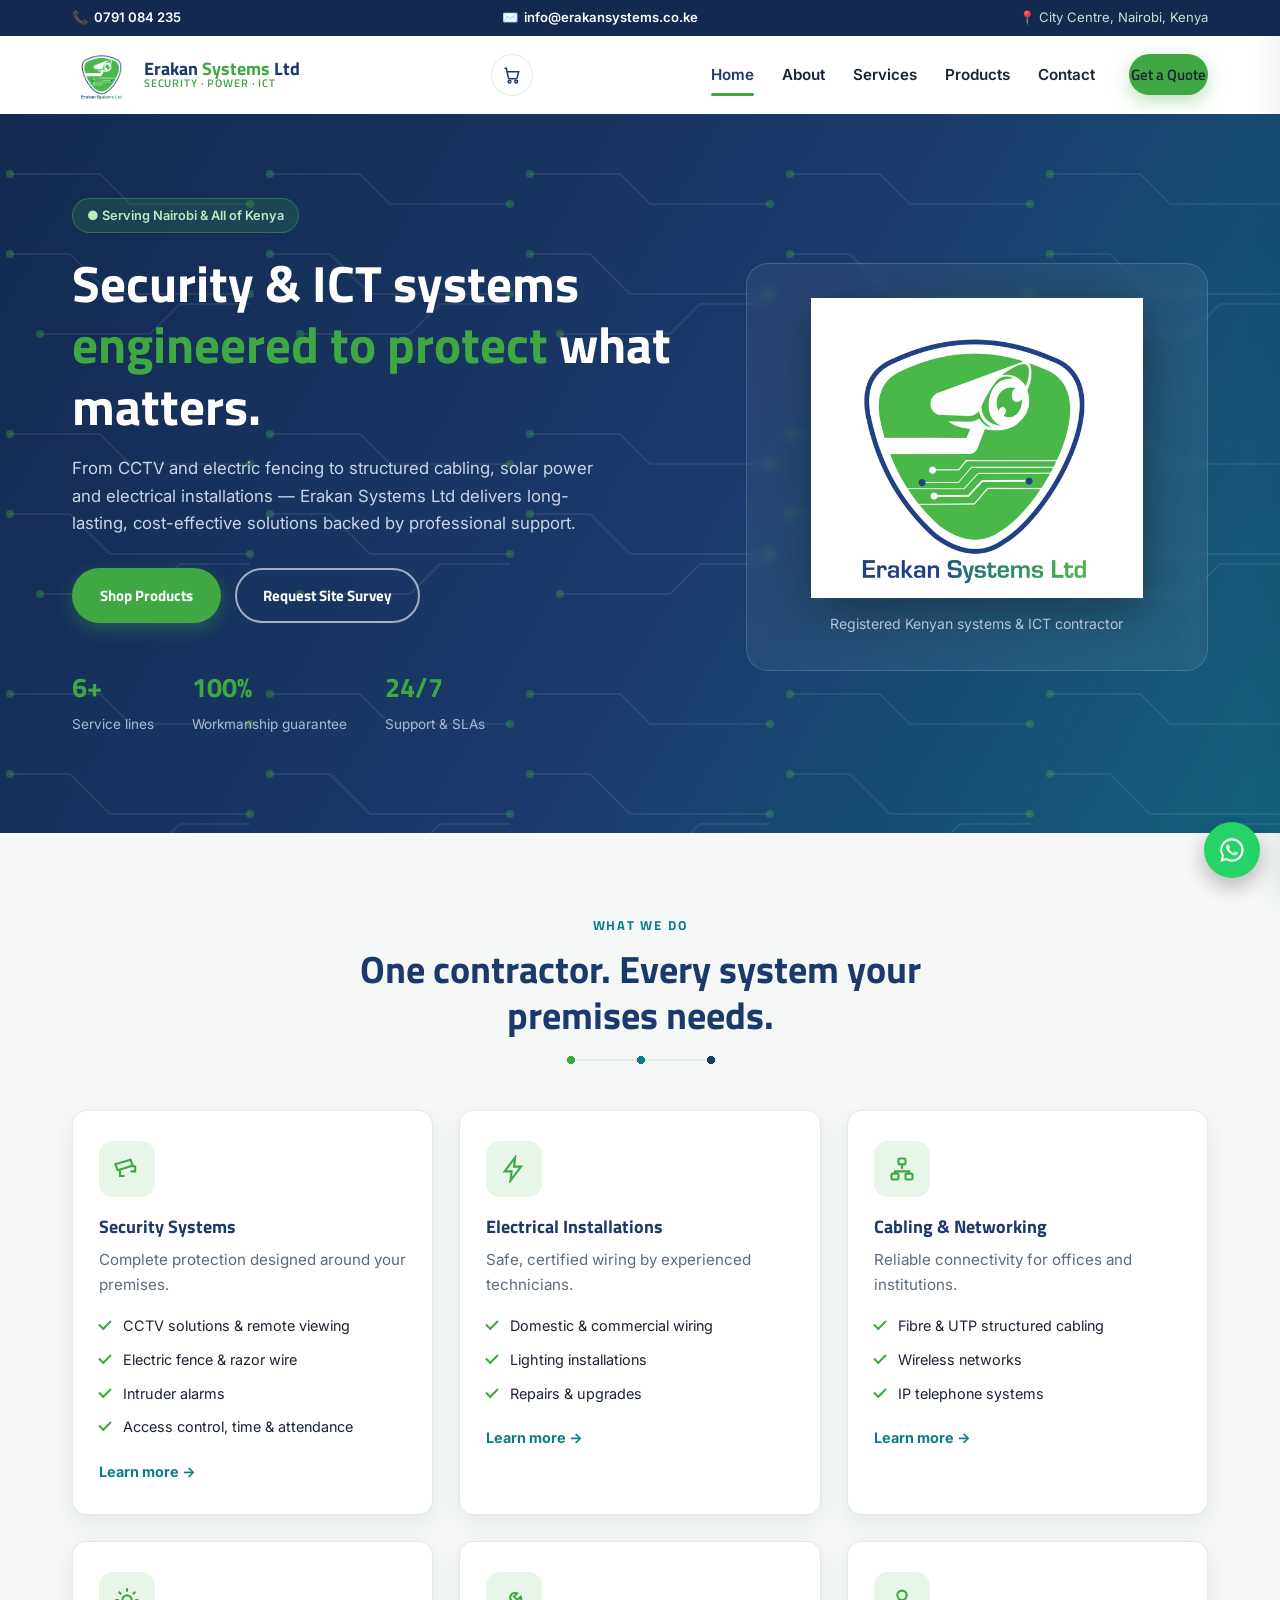
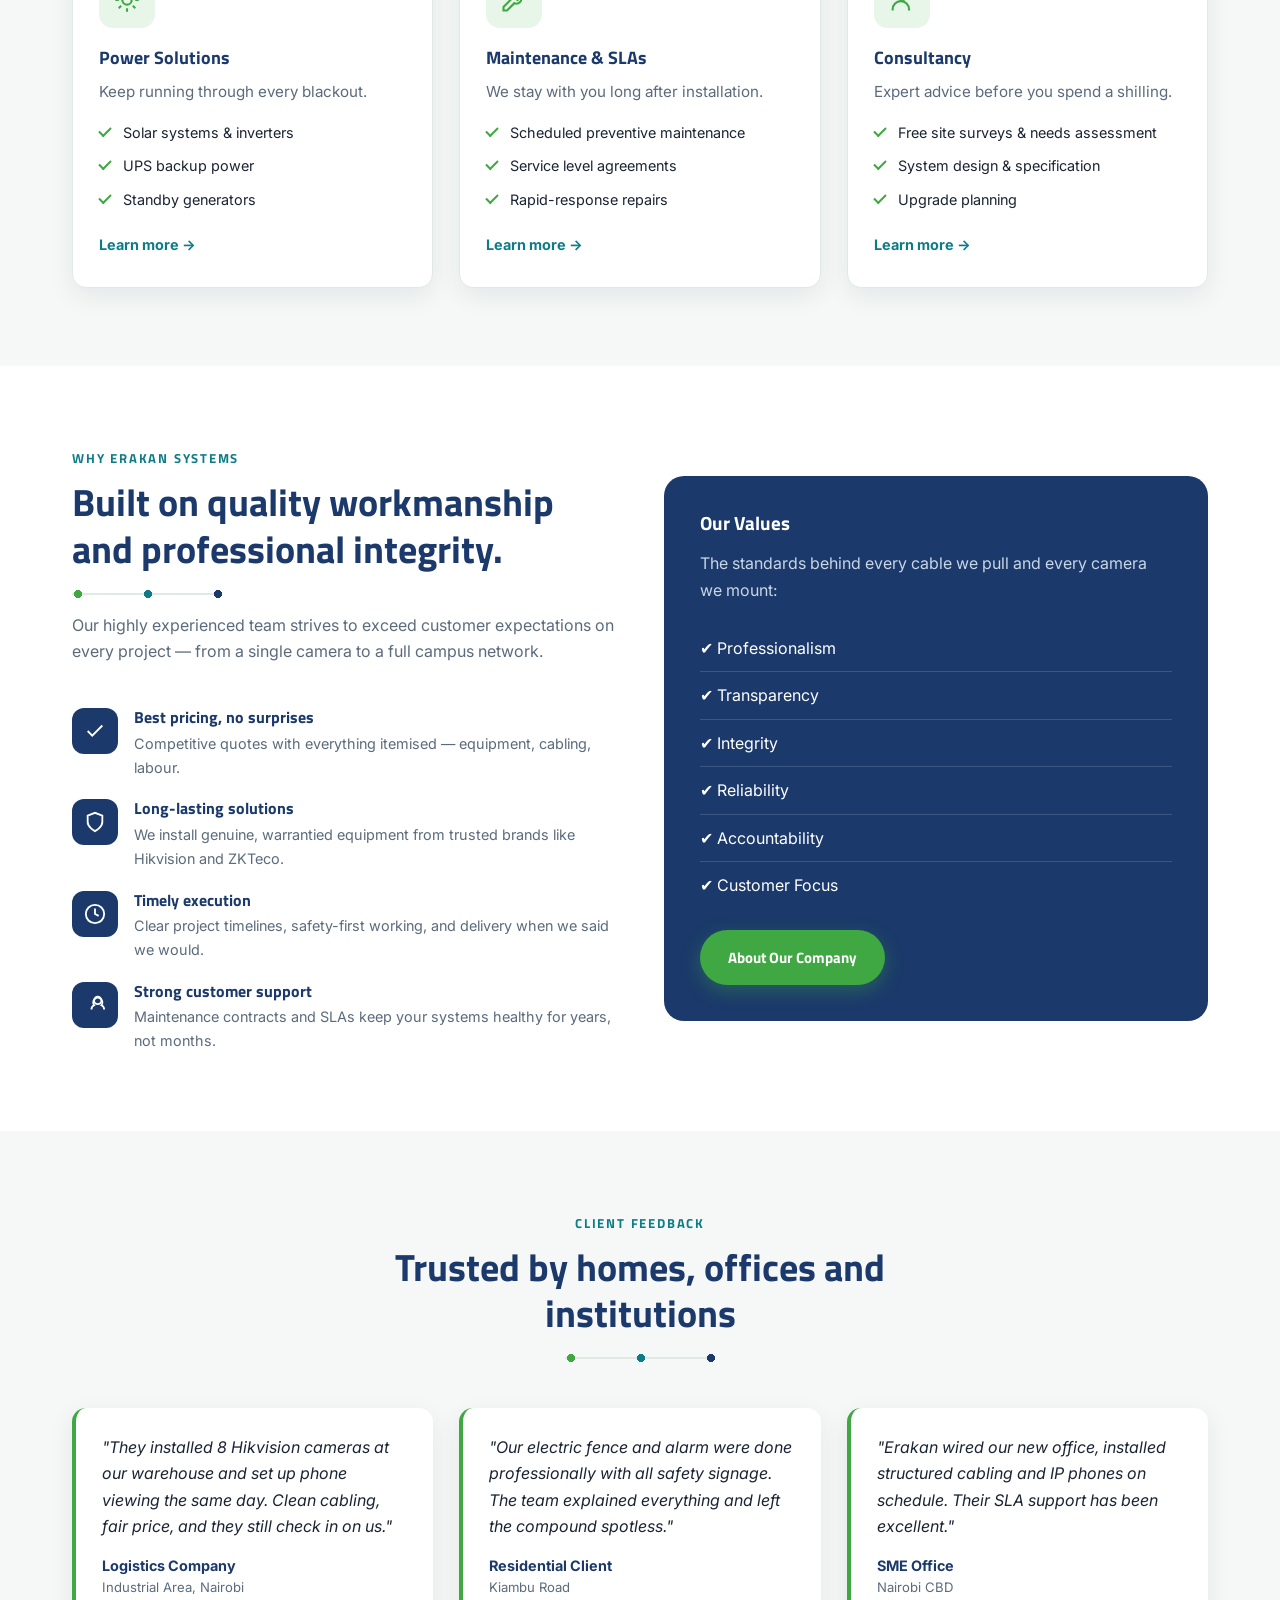
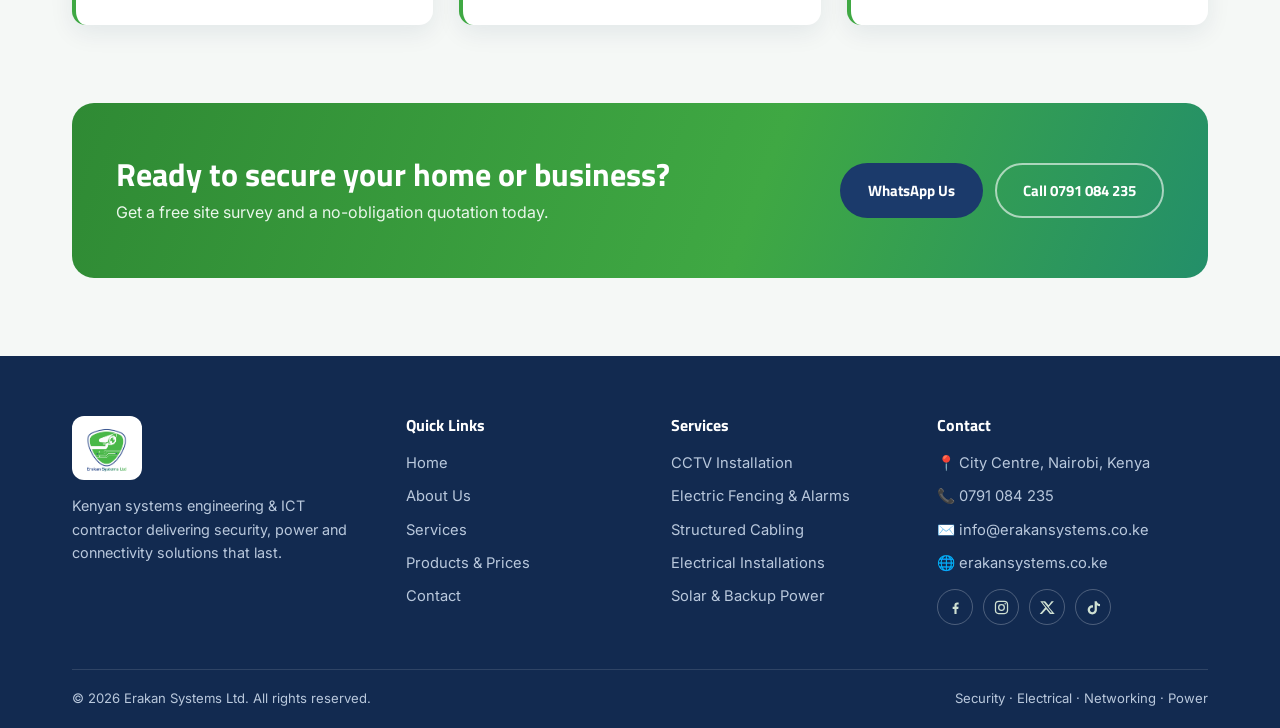
<file: index.html>
<!DOCTYPE html>
<!-- ============================================================
     ERAKAN SYSTEMS LTD — index.html (Homepage)
     ------------------------------------------------------------
     Page anatomy (top to bottom):
       <head>    → SEO meta tags, fonts, stylesheet link
       .topbar   → phone / email strip above the header
       .header   → logo + navigation (sticky)
       .hero     → big headline + call-to-action + logo visual
       sections  → trust strip, services, why us, testimonials
       .cta-band → final "get a quote" push
       .footer   → links + contact + copyright
       .fab-stack→ floating WhatsApp & call buttons
       <script>  → main.js (menus, animations)
     ============================================================ -->
<html lang="en">
<head>
  <meta charset="UTF-8">
  <!-- Makes the layout scale correctly on phones (responsive) -->
  <meta name="viewport" content="width=device-width, initial-scale=1.0">

  <!-- ===== SEO: title & description appear in Google results ===== -->
  <title>Erakan Systems Ltd | CCTV, Electric Fence, Alarms &amp; Electrical Installations in Kenya</title>
  <meta name="description" content="Erakan Systems Ltd is a trusted Kenyan systems &amp; ICT contractor: CCTV installation, electric fencing, alarms, access control, structured cabling, solar power and electrical installations in Nairobi and across Kenya.">
  <meta name="keywords" content="CCTV Kenya, CCTV installation Nairobi, electric fence Kenya, alarm systems Kenya, structured cabling Nairobi, security systems Kenya, electrical installation Kenya, solar power Kenya, Hikvision Kenya">
  <meta name="author" content="Erakan Systems Ltd">

  <!-- Open Graph: controls how the link looks when shared on WhatsApp/Facebook -->
  <meta property="og:title" content="Erakan Systems Ltd — Security &amp; ICT Solutions Kenya">
  <meta property="og:description" content="CCTV, electric fence, alarms, cabling, power solutions. Quality workmanship, cost-effective, reliable.">
  <meta property="og:image" content="https://erakansystems.co.ke/assets/img/logo.png">
  <meta property="og:url" content="https://erakansystems.co.ke/">
  <meta property="og:type" content="website">

  <!-- Browser tab icon -->
  <link rel="icon" type="image/png" href="assets/img/logo.png">

  <!-- Google Fonts: Titillium Web (headings) + Inter (body text) -->
  <link rel="preconnect" href="https://fonts.googleapis.com">
  <link rel="preconnect" href="https://fonts.gstatic.com" crossorigin>
  <link href="https://fonts.googleapis.com/css2?family=Titillium+Web:wght@600;700&family=Inter:wght@400;600;700&display=swap" rel="stylesheet">

  <!-- The single stylesheet shared by all pages -->
  <link rel="stylesheet" href="assets/css/style.css?v=6">
  <!-- ===== META (FACEBOOK) PIXEL — READY SLOT =====
       When you start running Facebook/Instagram ads:
       1. Create the Pixel in Meta Events Manager (business.facebook.com)
       2. Copy the code snippet Meta gives you
       3. Paste it directly BELOW this comment (on every page)
       It lets Meta count visits/checkouts from your ads and
       retarget visitors. Until then, this comment does nothing. -->

</head>
<body>

  <!-- ===== TOPBAR: quick contact strip ===== -->
  <div class="topbar">
    <div class="container">
      <span class="topbar-item">
        <!-- tel: link makes the number tappable/dialable on phones -->
        📞 <a href="tel:+254791084235">0791 084 235</a>
      </span>
      <span class="topbar-item topbar-item--hide-sm">
        ✉️ <a href="mailto:info@erakansystems.co.ke">info@erakansystems.co.ke</a>
      </span>
      <span class="topbar-item topbar-item--hide-sm">📍 City Centre, Nairobi, Kenya</span>
    </div>
  </div>

  <!-- ===== HEADER / NAVIGATION (identical on every page) ===== -->
  <header class="header">
    <nav class="nav" aria-label="Main navigation">
      <!-- Logo + wordmark -->
      <a class="brand" href="index.html">
        <img src="assets/img/logo.png" alt="Erakan Systems Ltd logo">
        <span class="brand-name">
          Erakan <span>Systems</span> Ltd
          <span class="brand-tag">Security · Power · ICT</span>
        </span>
      </a>

      <!-- Hamburger button (visible on mobile only) -->
      <!-- ===== CART BUTTON: badge count is updated by cart.js ===== -->
    <button class="cart-btn" id="cart-open" aria-label="Open shopping cart">
      <svg viewBox="0 0 24 24" fill="none" stroke="currentColor" stroke-width="1.8"><circle cx="9" cy="20" r="1.6"/><circle cx="17" cy="20" r="1.6"/><path d="M3 4h2.2l2.4 11.2a1.5 1.5 0 001.5 1.2h7.6a1.5 1.5 0 001.5-1.2L20 8H6"/></svg>
      <span class="cart-count" id="cart-count" hidden>0</span>
    </button>
    <button class="nav-toggle" aria-label="Open menu" aria-expanded="false">
        <span></span><span></span><span></span>
      </button>

      <!-- Menu links. class="active" highlights the current page. -->
      <div class="nav-links">
        <a href="index.html" class="active">Home</a>
        <a href="about.html">About</a>
        <a href="services.html">Services</a>
        <a href="products.html">Products</a>
        <a href="contact.html">Contact</a>
        <a href="contact.html" class="btn btn--green nav-cta">Get a Quote</a>
      </div>
    </nav>
  </header>

  <!-- ===== HERO ===== -->
  <section class="hero">
    <div class="hero-inner">
      <!-- Left: headline + actions -->
      <div>
        <span class="hero-badge">● Serving Nairobi &amp; All of Kenya</span>
        <h1>Security &amp; ICT systems <em>engineered to protect</em> what matters.</h1>
        <p>
          From CCTV and electric fencing to structured cabling, solar power and
          electrical installations — Erakan Systems Ltd delivers long-lasting,
          cost-effective solutions backed by professional support.
        </p>
        <div class="hero-actions">
          <a href="products.html" class="btn btn--green">Shop Products</a>
          <a href="contact.html" class="btn btn--ghost">Request Site Survey</a>
        </div>
        <!-- Quick trust numbers -->
        <div class="hero-stats">
          <div><strong>6+</strong><span>Service lines</span></div>
          <div><strong>100%</strong><span>Workmanship guarantee</span></div>
          <div><strong>24/7</strong><span>Support &amp; SLAs</span></div>
        </div>
      </div>

      <!-- Right: framed logo visual -->
      <figure class="hero-visual">
        <img src="assets/img/logo.png" alt="Erakan Systems shield logo with CCTV camera and circuit design">
        <figcaption>Registered Kenyan systems &amp; ICT contractor</figcaption>
      </figure>
    </div>
  </section>

  <!-- ===== SERVICES PREVIEW ===== -->
  <section class="section">
    <div class="container">
      <div class="section-head section-head--center reveal">
        <span class="eyebrow">What We Do</span>
        <h2>One contractor. Every system your premises needs.</h2>
        <div class="circuit"></div>
      </div>

      <div class="grid">
        <!-- Card 1: Security systems -->
        <article class="card reveal">
          <div class="card-icon">
            <svg viewBox="0 0 24 24" fill="none" stroke="currentColor" stroke-width="1.8"><path d="M2 8l13-4 2 5-13 4z"/><path d="M15 9l4 1v4h-4"/><path d="M6 13v5h4"/></svg>
          </div>
          <h3>Security Systems</h3>
          <p>Complete protection designed around your premises.</p>
          <ul>
            <li>CCTV solutions &amp; remote viewing</li>
            <li>Electric fence &amp; razor wire</li>
            <li>Intruder alarms</li>
            <li>Access control, time &amp; attendance</li>
          </ul>
          <a class="card-link" href="services.html">Learn more →</a>
        </article>

        <!-- Card 2: Electrical -->
        <article class="card reveal">
          <div class="card-icon">
            <svg viewBox="0 0 24 24" fill="none" stroke="currentColor" stroke-width="1.8"><path d="M13 2L4 14h6l-1 8 9-12h-6z"/></svg>
          </div>
          <h3>Electrical Installations</h3>
          <p>Safe, certified wiring by experienced technicians.</p>
          <ul>
            <li>Domestic &amp; commercial wiring</li>
            <li>Lighting installations</li>
            <li>Repairs &amp; upgrades</li>
          </ul>
          <a class="card-link" href="services.html">Learn more →</a>
        </article>

        <!-- Card 3: Cabling & networking -->
        <article class="card reveal">
          <div class="card-icon">
            <svg viewBox="0 0 24 24" fill="none" stroke="currentColor" stroke-width="1.8"><rect x="9" y="3" width="6" height="5" rx="1"/><rect x="3" y="16" width="6" height="5" rx="1"/><rect x="15" y="16" width="6" height="5" rx="1"/><path d="M12 8v4M6 16v-2h12v2"/></svg>
          </div>
          <h3>Cabling &amp; Networking</h3>
          <p>Reliable connectivity for offices and institutions.</p>
          <ul>
            <li>Fibre &amp; UTP structured cabling</li>
            <li>Wireless networks</li>
            <li>IP telephone systems</li>
          </ul>
          <a class="card-link" href="services.html">Learn more →</a>
        </article>

        <!-- Card 4: Power -->
        <article class="card reveal">
          <div class="card-icon">
            <svg viewBox="0 0 24 24" fill="none" stroke="currentColor" stroke-width="1.8"><circle cx="12" cy="12" r="4"/><path d="M12 2v3M12 19v3M2 12h3M19 12h3M4.9 4.9l2.1 2.1M17 17l2.1 2.1M19.1 4.9L17 7M7 17l-2.1 2.1"/></svg>
          </div>
          <h3>Power Solutions</h3>
          <p>Keep running through every blackout.</p>
          <ul>
            <li>Solar systems &amp; inverters</li>
            <li>UPS backup power</li>
            <li>Standby generators</li>
          </ul>
          <a class="card-link" href="services.html">Learn more →</a>
        </article>

        <!-- Card 5: Maintenance -->
        <article class="card reveal">
          <div class="card-icon">
            <svg viewBox="0 0 24 24" fill="none" stroke="currentColor" stroke-width="1.8"><path d="M14.7 6.3a4 4 0 00-5.4 5.4L3 18v3h3l6.3-6.3a4 4 0 005.4-5.4L15 12l-3-3z"/></svg>
          </div>
          <h3>Maintenance &amp; SLAs</h3>
          <p>We stay with you long after installation.</p>
          <ul>
            <li>Scheduled preventive maintenance</li>
            <li>Service level agreements</li>
            <li>Rapid-response repairs</li>
          </ul>
          <a class="card-link" href="services.html">Learn more →</a>
        </article>

        <!-- Card 6: Consultancy -->
        <article class="card reveal">
          <div class="card-icon">
            <svg viewBox="0 0 24 24" fill="none" stroke="currentColor" stroke-width="1.8"><circle cx="12" cy="8" r="4"/><path d="M4 21v-1a7 7 0 0114 0v1"/></svg>
          </div>
          <h3>Consultancy</h3>
          <p>Expert advice before you spend a shilling.</p>
          <ul>
            <li>Free site surveys &amp; needs assessment</li>
            <li>System design &amp; specification</li>
            <li>Upgrade planning</li>
          </ul>
          <a class="card-link" href="services.html">Learn more →</a>
        </article>
      </div>
    </div>
  </section>

  <!-- ===== WHY CHOOSE US ===== -->
  <section class="section section--tint">
    <div class="container">
      <div class="split">
        <div class="reveal">
          <div class="section-head">
            <span class="eyebrow">Why Erakan Systems</span>
            <h2>Built on quality workmanship and professional integrity.</h2>
            <div class="circuit"></div>
            <p>Our highly experienced team strives to exceed customer expectations on every project — from a single camera to a full campus network.</p>
          </div>

          <div class="grid" style="grid-template-columns:1fr; gap:20px;">
            <div class="feature">
              <div class="feature-icon"><svg viewBox="0 0 24 24" fill="none" stroke="currentColor" stroke-width="2"><path d="M20 6L9 17l-5-5"/></svg></div>
              <div><h3>Best pricing, no surprises</h3><p>Competitive quotes with everything itemised — equipment, cabling, labour.</p></div>
            </div>
            <div class="feature">
              <div class="feature-icon"><svg viewBox="0 0 24 24" fill="none" stroke="currentColor" stroke-width="2"><path d="M12 22s8-4 8-10V5l-8-3-8 3v7c0 6 8 10 8 10z"/></svg></div>
              <div><h3>Long-lasting solutions</h3><p>We install genuine, warrantied equipment from trusted brands like Hikvision and ZKTeco.</p></div>
            </div>
            <div class="feature">
              <div class="feature-icon"><svg viewBox="0 0 24 24" fill="none" stroke="currentColor" stroke-width="2"><circle cx="12" cy="12" r="10"/><path d="M12 6v6l4 2"/></svg></div>
              <div><h3>Timely execution</h3><p>Clear project timelines, safety-first working, and delivery when we said we would.</p></div>
            </div>
            <div class="feature">
              <div class="feature-icon"><svg viewBox="0 0 24 24" fill="none" stroke="currentColor" stroke-width="2"><path d="M22 16.9a5 5 0 00-3-4.6 5 5 0 10-7.9 0 5 5 0 00-3 4.6"/><circle cx="15" cy="7" r="4"/></svg></div>
              <div><h3>Strong customer support</h3><p>Maintenance contracts and SLAs keep your systems healthy for years, not months.</p></div>
            </div>
          </div>
        </div>

        <!-- Right panel: values -->
        <div class="panel reveal">
          <h3 style="margin-bottom:16px;">Our Values</h3>
          <p style="margin-bottom:22px;">The standards behind every cable we pull and every camera we mount:</p>
          <ul>
            <li style="padding:10px 0; border-bottom:1px solid rgba(255,255,255,.14);">✔ Professionalism</li>
            <li style="padding:10px 0; border-bottom:1px solid rgba(255,255,255,.14);">✔ Transparency</li>
            <li style="padding:10px 0; border-bottom:1px solid rgba(255,255,255,.14);">✔ Integrity</li>
            <li style="padding:10px 0; border-bottom:1px solid rgba(255,255,255,.14);">✔ Reliability</li>
            <li style="padding:10px 0; border-bottom:1px solid rgba(255,255,255,.14);">✔ Accountability</li>
            <li style="padding:10px 0;">✔ Customer Focus</li>
          </ul>
          <a href="about.html" class="btn btn--green" style="margin-top:22px;">About Our Company</a>
        </div>
      </div>
    </div>
  </section>

  <!-- ===== TESTIMONIALS ===== -->
  <section class="section">
    <div class="container">
      <div class="section-head section-head--center reveal">
        <span class="eyebrow">Client Feedback</span>
        <h2>Trusted by homes, offices and institutions</h2>
        <div class="circuit"></div>
      </div>
      <div class="grid">
        <blockquote class="quote reveal">
          <p>"They installed 8 Hikvision cameras at our warehouse and set up phone viewing the same day. Clean cabling, fair price, and they still check in on us."</p>
          <footer>Logistics Company <span>Industrial Area, Nairobi</span></footer>
        </blockquote>
        <blockquote class="quote reveal">
          <p>"Our electric fence and alarm were done professionally with all safety signage. The team explained everything and left the compound spotless."</p>
          <footer>Residential Client <span>Kiambu Road</span></footer>
        </blockquote>
        <blockquote class="quote reveal">
          <p>"Erakan wired our new office, installed structured cabling and IP phones on schedule. Their SLA support has been excellent."</p>
          <footer>SME Office <span>Nairobi CBD</span></footer>
        </blockquote>
      </div>
    </div>
  </section>

  <!-- ===== CALL TO ACTION BAND ===== -->
  <section class="container reveal">
    <div class="cta-band">
      <div>
        <h2>Ready to secure your home or business?</h2>
        <p>Get a free site survey and a no-obligation quotation today.</p>
      </div>
      <div style="display:flex; gap:12px; flex-wrap:wrap;">
        <a href="https://wa.me/254791084235?text=Hello%20Erakan%20Systems%2C%20I%20would%20like%20a%20free%20site%20survey%20and%20quotation."
           class="btn btn--navy" target="_blank" rel="noopener">WhatsApp Us</a>
        <a href="tel:+254791084235" class="btn btn--ghost">Call 0791 084 235</a>
      </div>
    </div>
  </section>

  <!-- ===== FOOTER (identical on every page) ===== -->
  <footer class="footer">
    <div class="container">
      <div class="footer-grid">
        <div class="footer-brand">
          <img src="assets/img/logo.png" alt="Erakan Systems Ltd logo">
          <p>Kenyan systems engineering &amp; ICT contractor delivering security, power and connectivity solutions that last.</p>
        </div>
        <div>
          <h4>Quick Links</h4>
          <ul>
            <li><a href="index.html">Home</a></li>
            <li><a href="about.html">About Us</a></li>
            <li><a href="services.html">Services</a></li>
            <li><a href="products.html">Products &amp; Prices</a></li>
            <li><a href="contact.html">Contact</a></li>
          </ul>
        </div>
        <div>
          <h4>Services</h4>
          <ul>
            <li><a href="services.html">CCTV Installation</a></li>
            <li><a href="services.html">Electric Fencing &amp; Alarms</a></li>
            <li><a href="services.html">Structured Cabling</a></li>
            <li><a href="services.html">Electrical Installations</a></li>
            <li><a href="services.html">Solar &amp; Backup Power</a></li>
          </ul>
        </div>
        <div>
          <h4>Contact</h4>
          <ul>
            <li>📍 City Centre, Nairobi, Kenya</li>
            <li>📞 <a href="tel:+254791084235">0791 084 235</a></li>
            <li>✉️ <a href="mailto:info@erakansystems.co.ke">info@erakansystems.co.ke</a></li>
            <li>🌐 <a href="https://erakansystems.co.ke">erakansystems.co.ke</a></li>
          </ul>
          <!-- ===== SOCIAL MEDIA LINKS =====
               Replace the href values below with your real profile URLs.
               The SVG icons inherit the footer text colour and turn green on hover. -->
          <div class="socials" aria-label="Erakan Systems on social media">
            <a href="https://facebook.com/erakansystems" target="_blank" rel="noopener" aria-label="Facebook">
              <svg viewBox="0 0 24 24" fill="currentColor"><path d="M13.5 21v-7h2.4l.4-3h-2.8V9.1c0-.9.3-1.5 1.6-1.5h1.3V5c-.3 0-1.2-.1-2.2-.1-2.2 0-3.7 1.3-3.7 3.8V11H8v3h2.5v7h3z"/></svg>
            </a>
            <a href="https://instagram.com/erakansystems" target="_blank" rel="noopener" aria-label="Instagram">
              <svg viewBox="0 0 24 24" fill="none" stroke="currentColor" stroke-width="1.8"><rect x="3.5" y="3.5" width="17" height="17" rx="4.5"/><circle cx="12" cy="12" r="4"/><circle cx="17.2" cy="6.8" r="1.1" fill="currentColor" stroke="none"/></svg>
            </a>
            <a href="https://x.com/erakansystems" target="_blank" rel="noopener" aria-label="X (Twitter)">
              <svg viewBox="0 0 24 24" fill="currentColor"><path d="M17.7 3H21l-7.3 8.3L22.2 21h-6.7l-5.3-6.5L4.2 21H1l7.8-8.9L1.8 3h6.9l4.8 5.9L17.7 3zm-1.2 16h1.9L6.9 4.9H4.9L16.5 19z"/></svg>
            </a>
            <a href="https://tiktok.com/@erakansystems" target="_blank" rel="noopener" aria-label="TikTok">
              <svg viewBox="0 0 24 24" fill="currentColor"><path d="M16.6 3c.3 1.7 1.4 3.1 3 3.7.5.2 1 .3 1.6.3v3.2c-1.6 0-3.1-.5-4.4-1.4v6.5c0 3.6-2.9 6.5-6.5 6.5S3.8 18.9 3.8 15.3c0-3.6 2.9-6.5 6.5-6.5.3 0 .7 0 1 .1v3.3c-.3-.1-.6-.2-1-.2-1.8 0-3.3 1.5-3.3 3.3s1.5 3.3 3.3 3.3 3.3-1.5 3.3-3.3V3h3z"/></svg>
            </a>
          </div>
        </div>
      </div>
      <div class="footer-bottom">
        <!-- id="year" is filled in automatically by main.js -->
        <span>© <span id="year"></span> Erakan Systems Ltd. All rights reserved.</span>
        <span>Security · Electrical · Networking · Power</span>
      </div>
    </div>
  </footer>

  <!-- ===== FLOATING BUTTONS: WhatsApp (all screens) + Call (mobile) ===== -->
  <div class="fab-stack">
    <a class="fab fab--call" href="tel:+254791084235" aria-label="Call Erakan Systems">
      <svg viewBox="0 0 24 24" fill="currentColor"><path d="M6.6 10.8a15 15 0 006.6 6.6l2.2-2.2a1 1 0 011-.24 11.4 11.4 0 003.6.57 1 1 0 011 1V20a1 1 0 01-1 1A17 17 0 013 4a1 1 0 011-1h3.5a1 1 0 011 1 11.4 11.4 0 00.57 3.6 1 1 0 01-.25 1z"/></svg>
    </a>
    <a class="fab fab--wa" target="_blank" rel="noopener" aria-label="Chat on WhatsApp"
       href="https://wa.me/254791084235?text=Hello%20Erakan%20Systems%2C%20I%20am%20interested%20in%20your%20services.">
      <svg viewBox="0 0 24 24" fill="currentColor"><path d="M12 2a10 10 0 00-8.6 15.1L2 22l5.1-1.3A10 10 0 1012 2zm0 18.2c-1.6 0-3.1-.4-4.4-1.2l-.3-.2-3 .8.8-2.9-.2-.3A8.2 8.2 0 1112 20.2zm4.6-6.1c-.3-.1-1.5-.7-1.7-.8-.2-.1-.4-.1-.6.1-.2.3-.6.8-.8 1-.1.2-.3.2-.5.1a6.7 6.7 0 01-3.3-2.9c-.3-.4 0-.6.1-.8l.4-.5c.1-.2.1-.3 0-.5l-.8-1.9c-.2-.5-.4-.4-.6-.4h-.5c-.2 0-.5.1-.7.3-.9.9-1.1 2.2-.2 3.8a11.6 11.6 0 004.5 4.2c1.7.8 2.4.9 3.2.7.5-.1 1.5-.6 1.7-1.2.2-.6.2-1.1.1-1.2z"/></svg>
    </a>
  </div>

  <!-- JavaScript loads LAST so the HTML above already exists when it runs -->
  <script src="assets/js/cart.js?v=6"></script>
  <script src="assets/js/main.js?v=6"></script>
</body>
</html>
</file>
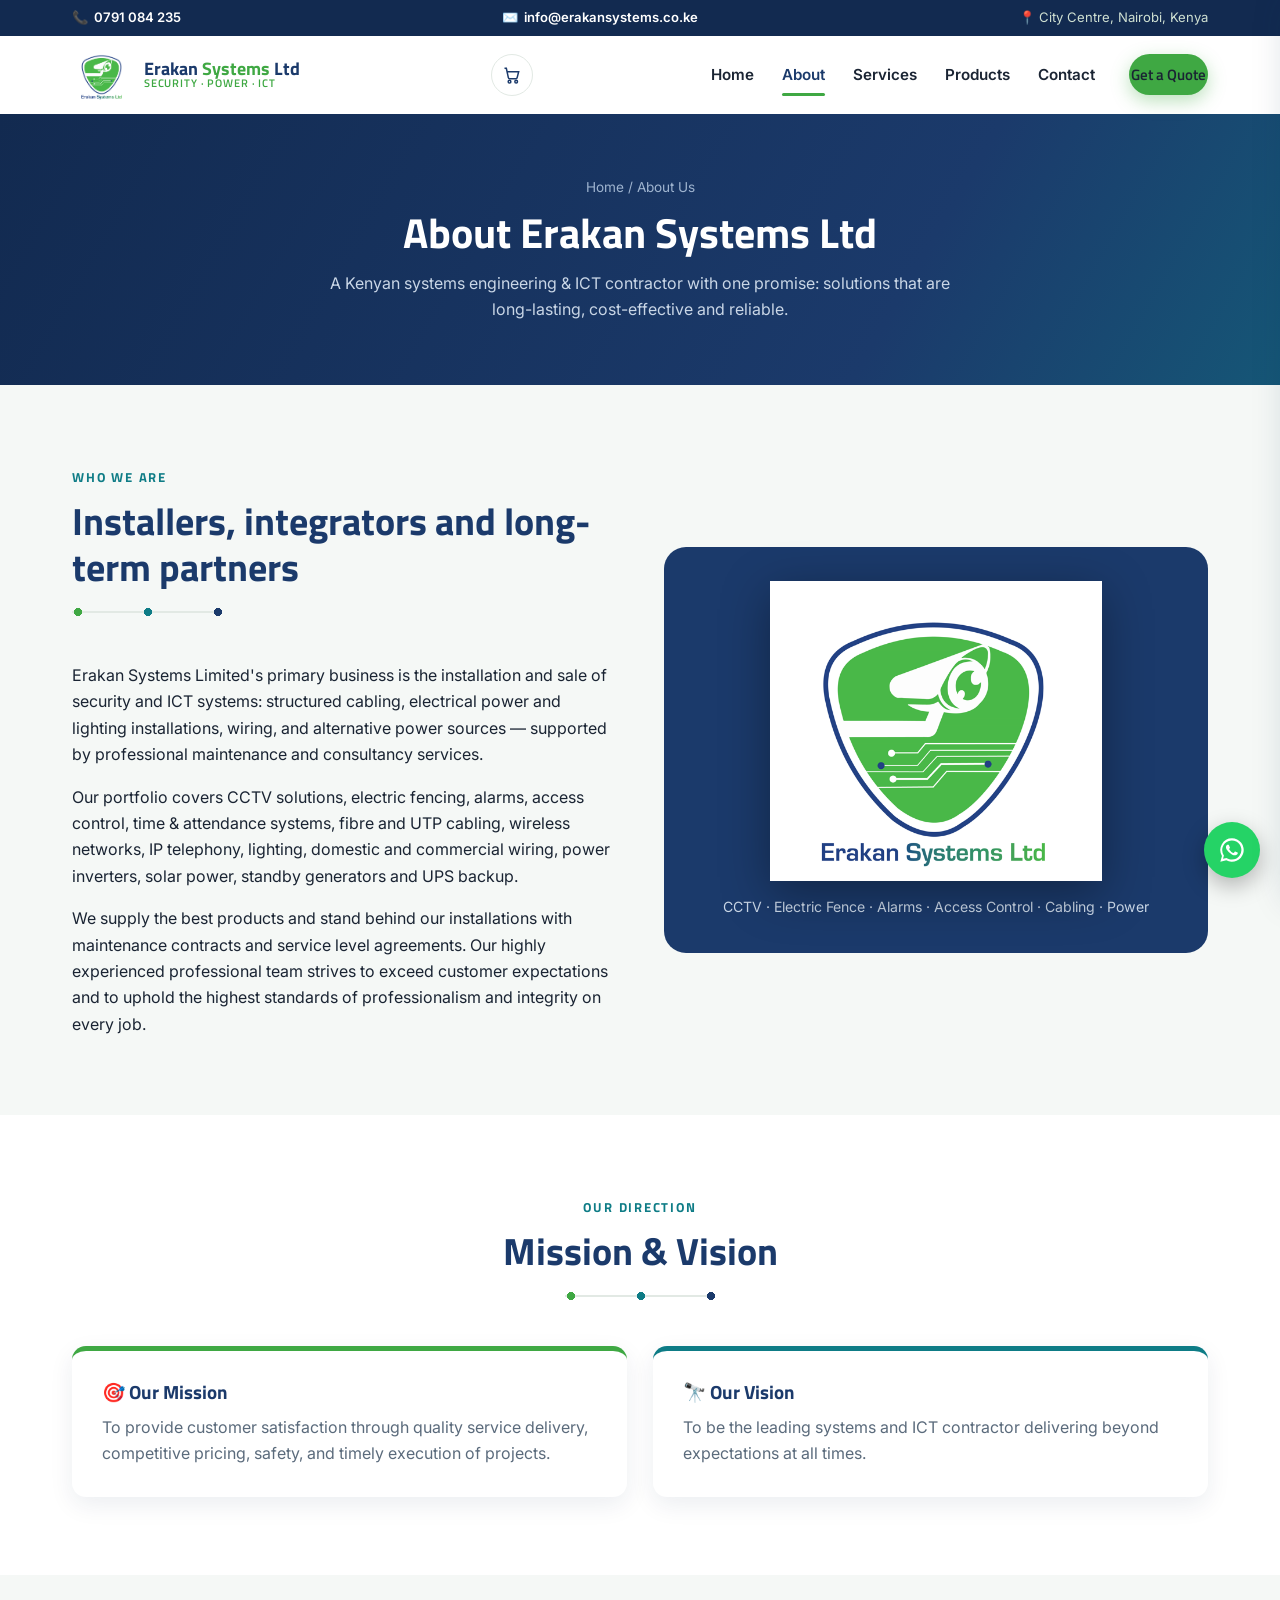
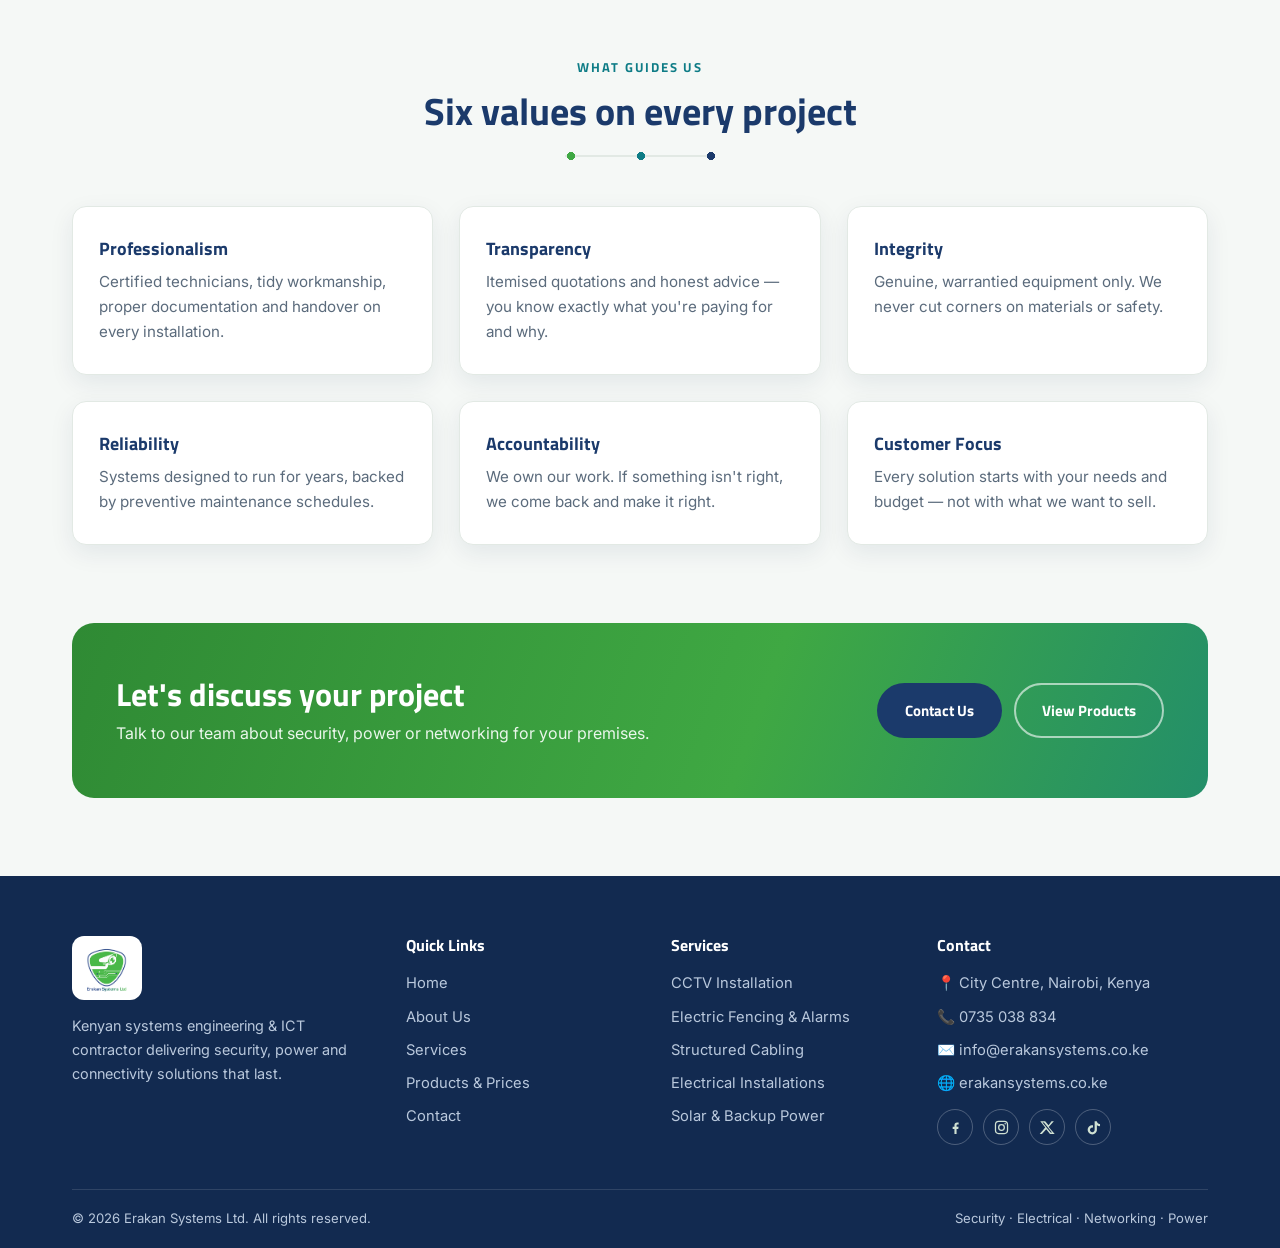
<file: about.html>
<!DOCTYPE html>
<!-- ============================================================
     ERAKAN SYSTEMS LTD — about.html
     Structure: page-hero → company story → mission/vision →
     values grid → CTA band → footer.
     Header, footer and floating buttons are copied from
     index.html so navigation stays identical site-wide.
     ============================================================ -->
<html lang="en">
<head>
  <meta charset="UTF-8">
  <meta name="viewport" content="width=device-width, initial-scale=1.0">

  <title>About Us | Erakan Systems Ltd — Kenyan Security &amp; ICT Contractor</title>
  <meta name="description" content="Learn about Erakan Systems Ltd — a Nairobi-based systems engineering and ICT contractor specialising in CCTV, electric fencing, alarms, structured cabling, electrical and power solutions across Kenya.">
  <meta name="keywords" content="about Erakan Systems, security company Nairobi, ICT contractor Kenya, CCTV installers Kenya, CCTV installation Nairobi, electric fencing Kenya, structured cabling Kenya, electrical installations Nairobi, solar power Kenya, backup power solutions Kenya, Fire Systems solutions Kenya, access control systems Kenya, alarm systems Kenya, time and attendance systems Kenya, networking solutions Kenya, Erakan Systems Ltd services, Erakan Systems Ltd team, Erakan Systems Ltd mission and vision">

  <link rel="icon" type="image/png" href="assets/img/logo.png">
  <link rel="preconnect" href="https://fonts.googleapis.com">
  <link rel="preconnect" href="https://fonts.gstatic.com" crossorigin>
  <link href="https://fonts.googleapis.com/css2?family=Titillium+Web:wght@600;700&family=Inter:wght@400;600;700&display=swap" rel="stylesheet">
  <link rel="stylesheet" href="assets/css/style.css?v=6">
  <!-- ===== META (FACEBOOK) PIXEL — READY SLOT =====
       When you start running Facebook/Instagram ads:
       1. Create the Pixel in Meta Events Manager (business.facebook.com)
       2. Copy the code snippet Meta gives you
       3. Paste it directly BELOW this comment (on every page)
       It lets Meta count visits/checkouts from your ads and
       retarget visitors. Until then, this comment does nothing. -->

</head>
<body>

  <!-- ===== TOPBAR ===== -->
  <div class="topbar">
    <div class="container">
      <span class="topbar-item">📞 <a href="tel:+254791084235">0791 084 235</a></span>
      <span class="topbar-item topbar-item--hide-sm">✉️ <a href="mailto:info@erakansystems.co.ke">info@erakansystems.co.ke</a></span>
      <span class="topbar-item topbar-item--hide-sm">📍 City Centre, Nairobi, Kenya</span>
    </div>
  </div>

  <!-- ===== HEADER ===== -->
  <header class="header">
    <nav class="nav" aria-label="Main navigation">
      <a class="brand" href="index.html">
        <img src="assets/img/logo.png" alt="Erakan Systems Ltd logo">
        <span class="brand-name">Erakan <span>Systems</span> Ltd
          <span class="brand-tag">Security · Power · ICT</span></span>
      </a>
      <!-- ===== CART BUTTON: badge count is updated by cart.js ===== -->
    <button class="cart-btn" id="cart-open" aria-label="Open shopping cart">
      <svg viewBox="0 0 24 24" fill="none" stroke="currentColor" stroke-width="1.8"><circle cx="9" cy="20" r="1.6"/><circle cx="17" cy="20" r="1.6"/><path d="M3 4h2.2l2.4 11.2a1.5 1.5 0 001.5 1.2h7.6a1.5 1.5 0 001.5-1.2L20 8H6"/></svg>
      <span class="cart-count" id="cart-count" hidden>0</span>
    </button>
    <button class="nav-toggle" aria-label="Open menu" aria-expanded="false">
        <span></span><span></span><span></span>
      </button>
      <div class="nav-links">
        <a href="index.html">Home</a>
        <a href="about.html" class="active">About</a>
        <a href="services.html">Services</a>
        <a href="products.html">Products</a>
        <a href="contact.html">Contact</a>
        <a href="contact.html" class="btn btn--green nav-cta">Get a Quote</a>
      </div>
    </nav>
  </header>

  <!-- ===== PAGE HERO (compact banner for inner pages) ===== -->
  <section class="page-hero">
    <div class="container">
      <div class="breadcrumb"><a href="index.html">Home</a> / About Us</div>
      <h1>About Erakan Systems Ltd</h1>
      <p>A Kenyan systems engineering &amp; ICT contractor with one promise: solutions that are long-lasting, cost-effective and reliable.</p>
    </div>
  </section>

  <!-- ===== COMPANY STORY ===== -->
  <section class="section">
    <div class="container">
      <div class="split">
        <div class="reveal">
          <div class="section-head">
            <span class="eyebrow">Who We Are</span>
            <h2>Installers, integrators and long-term partners</h2>
            <div class="circuit"></div>
          </div>
          <p style="margin-bottom:16px;">
            Erakan Systems Limited's primary business is the installation and sale of
            security and ICT systems: structured cabling, electrical power and lighting
            installations, wiring, and alternative power sources — supported by
            professional maintenance and consultancy services.
          </p>
          <p style="margin-bottom:16px;">
            Our portfolio covers CCTV solutions, electric fencing, alarms, access
            control, time &amp; attendance systems, fibre and UTP cabling, wireless
            networks, IP telephony, lighting, domestic and commercial wiring, power
            inverters, solar power, standby generators and UPS backup.
          </p>
          <p>
            We supply the best products and stand behind our installations with
            maintenance contracts and service level agreements. Our highly experienced
            professional team strives to exceed customer expectations and to uphold the
            highest standards of professionalism and integrity on every job.
          </p>
        </div>

        <figure class="hero-visual reveal" style="background:var(--navy); border:0;">
          <img src="assets/img/logo.png" alt="Erakan Systems shield logo">
          <figcaption>CCTV · Electric Fence · Alarms · Access Control · Cabling · Power</figcaption>
        </figure>
      </div>
    </div>
  </section>

  <!-- ===== MISSION & VISION ===== -->
  <section class="section section--tint">
    <div class="container">
      <div class="section-head section-head--center reveal">
        <span class="eyebrow">Our Direction</span>
        <h2>Mission &amp; Vision</h2>
        <div class="circuit"></div>
      </div>
      <div class="grid" style="grid-template-columns:repeat(auto-fit,minmax(320px,1fr));">
        <div class="mv reveal">
          <h3>🎯 Our Mission</h3>
          <p>To provide customer satisfaction through quality service delivery, competitive pricing, safety, and timely execution of projects.</p>
        </div>
        <div class="mv reveal">
          <h3>🔭 Our Vision</h3>
          <p>To be the leading systems and ICT contractor delivering beyond expectations at all times.</p>
        </div>
      </div>
    </div>
  </section>

  <!-- ===== VALUES GRID ===== -->
  <section class="section">
    <div class="container">
      <div class="section-head section-head--center reveal">
        <span class="eyebrow">What Guides Us</span>
        <h2>Six values on every project</h2>
        <div class="circuit"></div>
      </div>
      <div class="grid">
        <article class="card reveal"><h3>Professionalism</h3><p>Certified technicians, tidy workmanship, proper documentation and handover on every installation.</p></article>
        <article class="card reveal"><h3>Transparency</h3><p>Itemised quotations and honest advice — you know exactly what you're paying for and why.</p></article>
        <article class="card reveal"><h3>Integrity</h3><p>Genuine, warrantied equipment only. We never cut corners on materials or safety.</p></article>
        <article class="card reveal"><h3>Reliability</h3><p>Systems designed to run for years, backed by preventive maintenance schedules.</p></article>
        <article class="card reveal"><h3>Accountability</h3><p>We own our work. If something isn't right, we come back and make it right.</p></article>
        <article class="card reveal"><h3>Customer Focus</h3><p>Every solution starts with your needs and budget — not with what we want to sell.</p></article>
      </div>
    </div>
  </section>

  <!-- ===== CTA BAND ===== -->
  <section class="container reveal">
    <div class="cta-band">
      <div>
        <h2>Let's discuss your project</h2>
        <p>Talk to our team about security, power or networking for your premises.</p>
      </div>
      <div style="display:flex; gap:12px; flex-wrap:wrap;">
        <a href="contact.html" class="btn btn--navy">Contact Us</a>
        <a href="products.html" class="btn btn--ghost">View Products</a>
      </div>
    </div>
  </section>

  <!-- ===== FOOTER ===== -->
  <footer class="footer">
    <div class="container">
      <div class="footer-grid">
        <div class="footer-brand">
          <img src="assets/img/logo.png" alt="Erakan Systems Ltd logo">
          <p>Kenyan systems engineering &amp; ICT contractor delivering security, power and connectivity solutions that last.</p>
        </div>
        <div>
          <h4>Quick Links</h4>
          <ul>
            <li><a href="index.html">Home</a></li>
            <li><a href="about.html">About Us</a></li>
            <li><a href="services.html">Services</a></li>
            <li><a href="products.html">Products &amp; Prices</a></li>
            <li><a href="contact.html">Contact</a></li>
          </ul>
        </div>
        <div>
          <h4>Services</h4>
          <ul>
            <li><a href="services.html">CCTV Installation</a></li>
            <li><a href="services.html">Electric Fencing &amp; Alarms</a></li>
            <li><a href="services.html">Structured Cabling</a></li>
            <li><a href="services.html">Electrical Installations</a></li>
            <li><a href="services.html">Solar &amp; Backup Power</a></li>
          </ul>
        </div>
        <div>
          <h4>Contact</h4>
          <ul>
            <li>📍 City Centre, Nairobi, Kenya</li>
            <li>📞 <a href="tel:+254791084235">0735 038 834</a></li>
            <li>✉️ <a href="mailto:info@erakansystems.co.ke">info@erakansystems.co.ke</a></li>
            <li>🌐 <a href="https://erakansystems.co.ke">erakansystems.co.ke</a></li>
          </ul>
          <!-- ===== SOCIAL MEDIA LINKS =====
               Replace the href values below with your real profile URLs.
               The SVG icons inherit the footer text colour and turn green on hover. -->
          <div class="socials" aria-label="Erakan Systems on social media">
            <a href="https://facebook.com/erakansystems" target="_blank" rel="noopener" aria-label="Facebook">
              <svg viewBox="0 0 24 24" fill="currentColor"><path d="M13.5 21v-7h2.4l.4-3h-2.8V9.1c0-.9.3-1.5 1.6-1.5h1.3V5c-.3 0-1.2-.1-2.2-.1-2.2 0-3.7 1.3-3.7 3.8V11H8v3h2.5v7h3z"/></svg>
            </a>
            <a href="https://instagram.com/erakansystems" target="_blank" rel="noopener" aria-label="Instagram">
              <svg viewBox="0 0 24 24" fill="none" stroke="currentColor" stroke-width="1.8"><rect x="3.5" y="3.5" width="17" height="17" rx="4.5"/><circle cx="12" cy="12" r="4"/><circle cx="17.2" cy="6.8" r="1.1" fill="currentColor" stroke="none"/></svg>
            </a>
            <a href="https://x.com/erakansystems" target="_blank" rel="noopener" aria-label="X (Twitter)">
              <svg viewBox="0 0 24 24" fill="currentColor"><path d="M17.7 3H21l-7.3 8.3L22.2 21h-6.7l-5.3-6.5L4.2 21H1l7.8-8.9L1.8 3h6.9l4.8 5.9L17.7 3zm-1.2 16h1.9L6.9 4.9H4.9L16.5 19z"/></svg>
            </a>
            <a href="https://tiktok.com/@erakansystems" target="_blank" rel="noopener" aria-label="TikTok">
              <svg viewBox="0 0 24 24" fill="currentColor"><path d="M16.6 3c.3 1.7 1.4 3.1 3 3.7.5.2 1 .3 1.6.3v3.2c-1.6 0-3.1-.5-4.4-1.4v6.5c0 3.6-2.9 6.5-6.5 6.5S3.8 18.9 3.8 15.3c0-3.6 2.9-6.5 6.5-6.5.3 0 .7 0 1 .1v3.3c-.3-.1-.6-.2-1-.2-1.8 0-3.3 1.5-3.3 3.3s1.5 3.3 3.3 3.3 3.3-1.5 3.3-3.3V3h3z"/></svg>
            </a>
          </div>
        </div>
      </div>
      <div class="footer-bottom">
        <span>© <span id="year"></span> Erakan Systems Ltd. All rights reserved.</span>
        <span>Security · Electrical · Networking · Power</span>
      </div>
    </div>
  </footer>

  <!-- ===== FLOATING BUTTONS ===== -->
  <div class="fab-stack">
    <a class="fab fab--call" href="tel:+254791084235" aria-label="Call Erakan Systems">
      <svg viewBox="0 0 24 24" fill="currentColor"><path d="M6.6 10.8a15 15 0 006.6 6.6l2.2-2.2a1 1 0 011-.24 11.4 11.4 0 003.6.57 1 1 0 011 1V20a1 1 0 01-1 1A17 17 0 013 4a1 1 0 011-1h3.5a1 1 0 011 1 11.4 11.4 0 00.57 3.6 1 1 0 01-.25 1z"/></svg>
    </a>
    <a class="fab fab--wa" target="_blank" rel="noopener" aria-label="Chat on WhatsApp"
       href="https://wa.me/254791084235?text=Hello%20Erakan%20Systems%2C%20I%20am%20interested%20in%20your%20services.">
      <svg viewBox="0 0 24 24" fill="currentColor"><path d="M12 2a10 10 0 00-8.6 15.1L2 22l5.1-1.3A10 10 0 1012 2zm0 18.2c-1.6 0-3.1-.4-4.4-1.2l-.3-.2-3 .8.8-2.9-.2-.3A8.2 8.2 0 1112 20.2zm4.6-6.1c-.3-.1-1.5-.7-1.7-.8-.2-.1-.4-.1-.6.1-.2.3-.6.8-.8 1-.1.2-.3.2-.5.1a6.7 6.7 0 01-3.3-2.9c-.3-.4 0-.6.1-.8l.4-.5c.1-.2.1-.3 0-.5l-.8-1.9c-.2-.5-.4-.4-.6-.4h-.5c-.2 0-.5.1-.7.3-.9.9-1.1 2.2-.2 3.8a11.6 11.6 0 004.5 4.2c1.7.8 2.4.9 3.2.7.5-.1 1.5-.6 1.7-1.2.2-.6.2-1.1.1-1.2z"/></svg>
    </a>
  </div>

  <script src="assets/js/cart.js?v=6"></script>
  <script src="assets/js/main.js?v=6"></script>
</body>
</html>
</file>
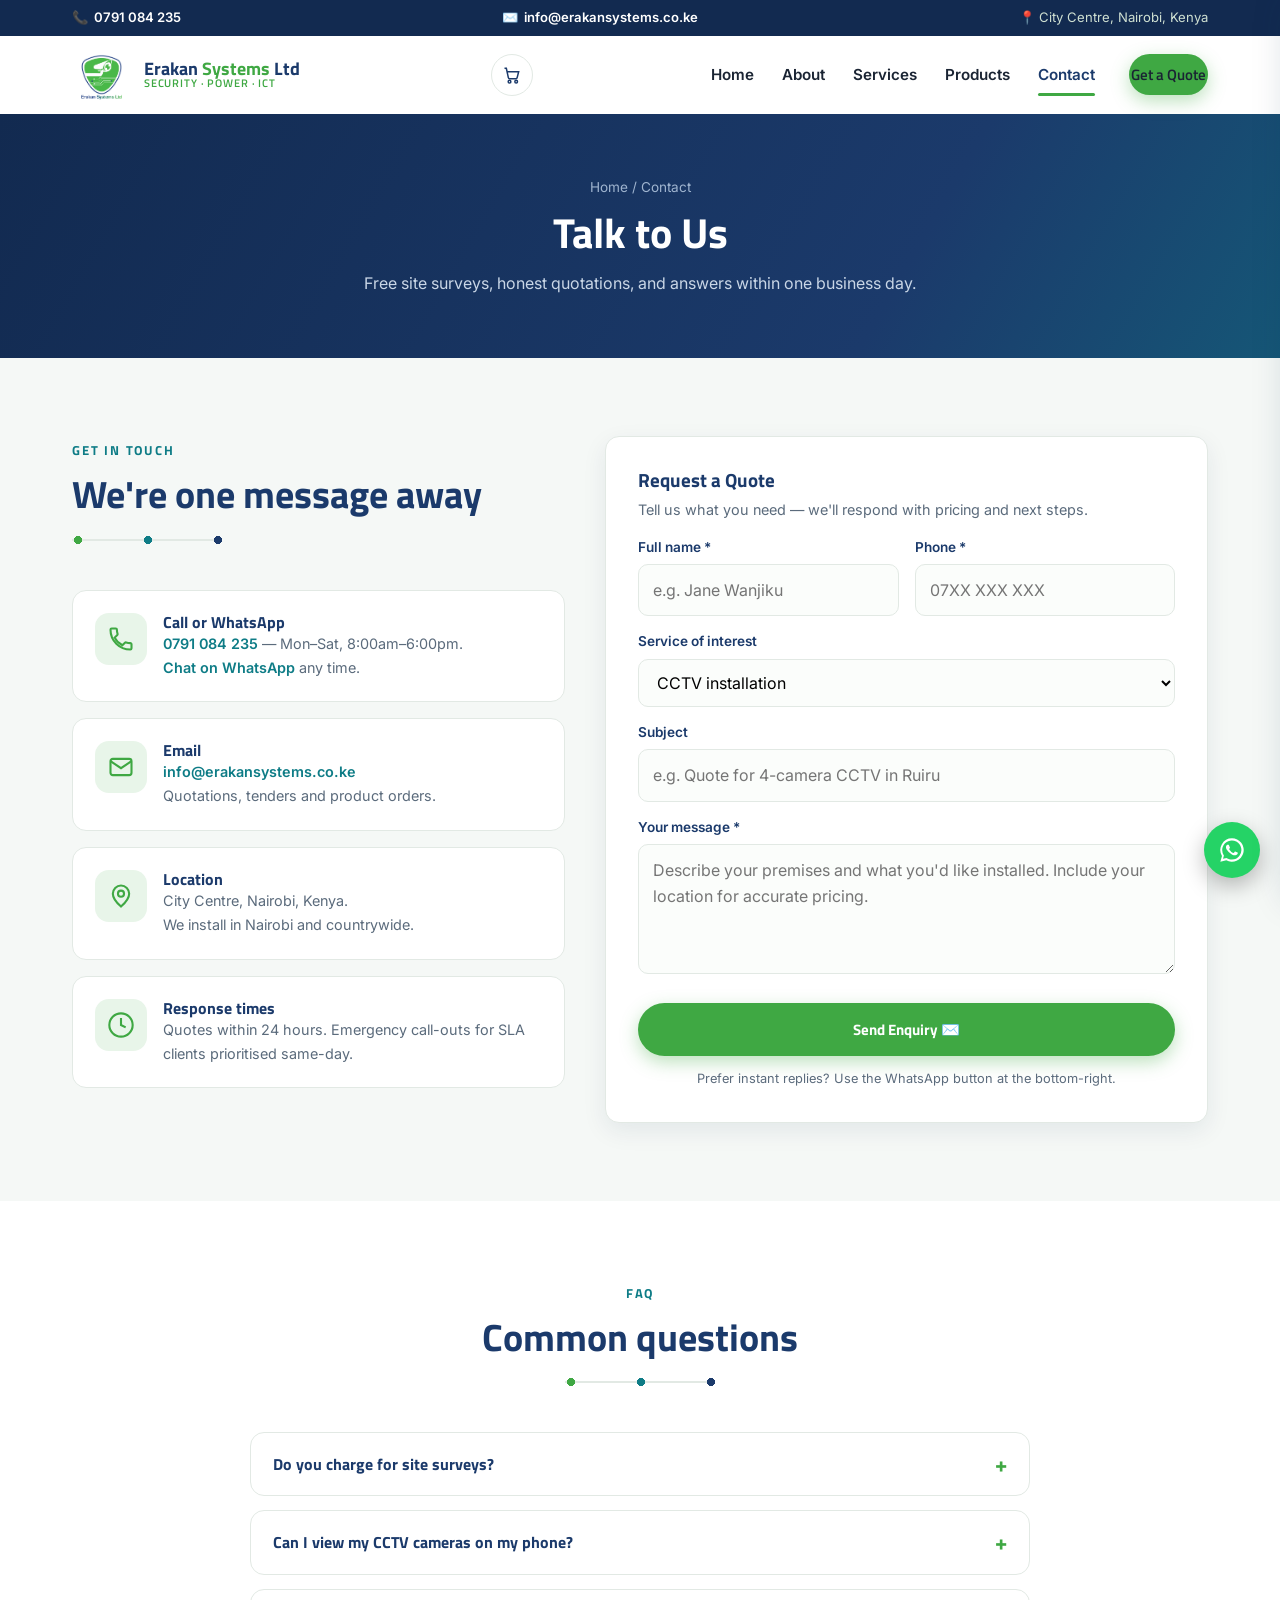
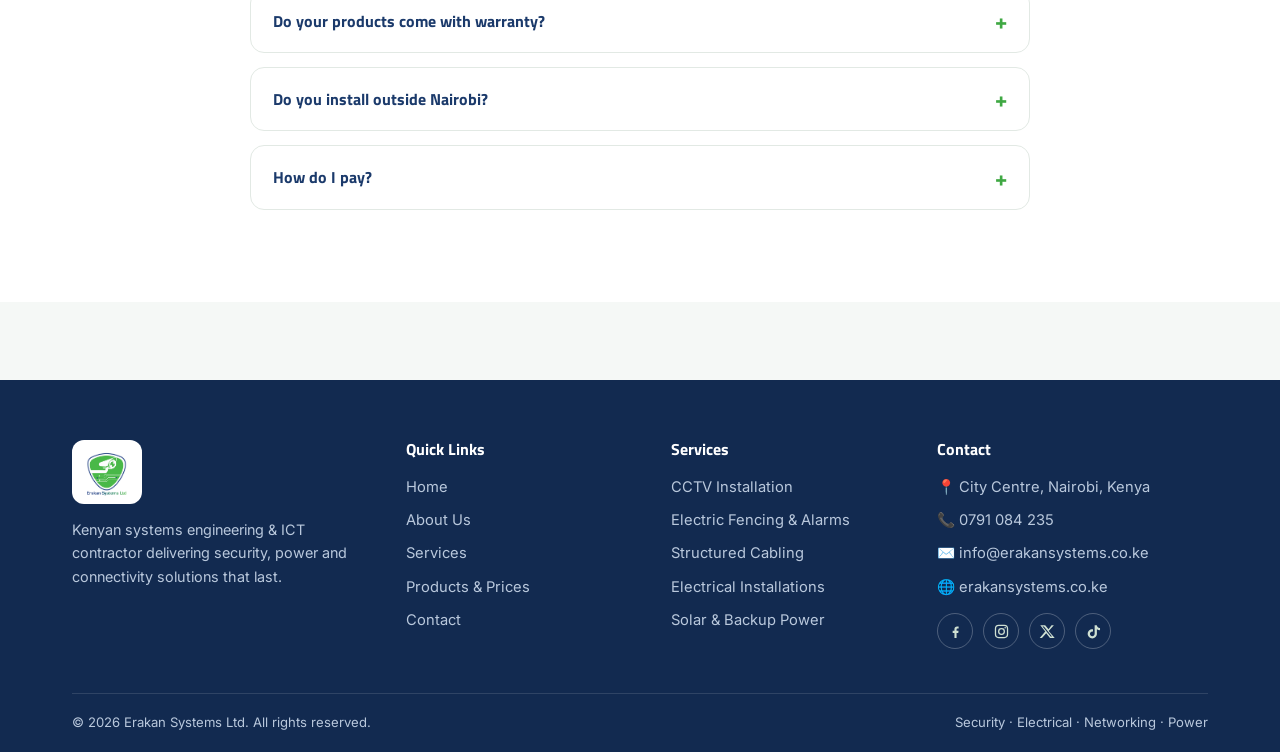
<file: contact.html>
<!DOCTYPE html>
<!-- ============================================================
     ERAKAN SYSTEMS LTD — contact.html
     ------------------------------------------------------------
     The form uses action="mailto:..." — when the visitor clicks
     Send, their email app opens with the details pre-filled.
     This works with ZERO backend (Phase 1 MVP). When you later
     want messages delivered without an email app, swap the
     action for a free form service like formsubmit.co (one-line
     change, instructions in the comment near the <form> tag).
     ============================================================ -->
<html lang="en">
<head>
  <meta charset="UTF-8">
  <meta name="viewport" content="width=device-width, initial-scale=1.0">

  <title>Contact Us | Erakan Systems Ltd — Nairobi, Kenya</title>
  <meta name="description" content="Contact Erakan Systems Ltd for CCTV, alarms, electric fence, cabling, electrical and power solutions. Call 0791 084 235, WhatsApp, or email info@erakansystems.co.ke. Based in Nairobi City Centre, serving all of Kenya.">
  <meta name="keywords" content="contact security company Nairobi, CCTV installer contact Kenya, Erakan Systems contact">

  <link rel="icon" type="image/png" href="assets/img/logo.png">
  <link rel="preconnect" href="https://fonts.googleapis.com">
  <link rel="preconnect" href="https://fonts.gstatic.com" crossorigin>
  <link href="https://fonts.googleapis.com/css2?family=Titillium+Web:wght@600;700&family=Inter:wght@400;600;700&display=swap" rel="stylesheet">
  <link rel="stylesheet" href="assets/css/style.css?v=6">
  <!-- ===== META (FACEBOOK) PIXEL — READY SLOT =====
       When you start running Facebook/Instagram ads:
       1. Create the Pixel in Meta Events Manager (business.facebook.com)
       2. Copy the code snippet Meta gives you
       3. Paste it directly BELOW this comment (on every page)
       It lets Meta count visits/checkouts from your ads and
       retarget visitors. Until then, this comment does nothing. -->

</head>
<body>

  <!-- ===== TOPBAR ===== -->
  <div class="topbar">
    <div class="container">
      <span class="topbar-item">📞 <a href="tel:+254791084235">0791 084 235</a></span>
      <span class="topbar-item topbar-item--hide-sm">✉️ <a href="mailto:info@erakansystems.co.ke">info@erakansystems.co.ke</a></span>
      <span class="topbar-item topbar-item--hide-sm">📍 City Centre, Nairobi, Kenya</span>
    </div>
  </div>

  <!-- ===== HEADER ===== -->
  <header class="header">
    <nav class="nav" aria-label="Main navigation">
      <a class="brand" href="index.html">
        <img src="assets/img/logo.png" alt="Erakan Systems Ltd logo">
        <span class="brand-name">Erakan <span>Systems</span> Ltd
          <span class="brand-tag">Security · Power · ICT</span></span>
      </a>
      <!-- ===== CART BUTTON: badge count is updated by cart.js ===== -->
    <button class="cart-btn" id="cart-open" aria-label="Open shopping cart">
      <svg viewBox="0 0 24 24" fill="none" stroke="currentColor" stroke-width="1.8"><circle cx="9" cy="20" r="1.6"/><circle cx="17" cy="20" r="1.6"/><path d="M3 4h2.2l2.4 11.2a1.5 1.5 0 001.5 1.2h7.6a1.5 1.5 0 001.5-1.2L20 8H6"/></svg>
      <span class="cart-count" id="cart-count" hidden>0</span>
    </button>
    <button class="nav-toggle" aria-label="Open menu" aria-expanded="false">
        <span></span><span></span><span></span>
      </button>
      <div class="nav-links">
        <a href="index.html">Home</a>
        <a href="about.html">About</a>
        <a href="services.html">Services</a>
        <a href="products.html">Products</a>
        <a href="contact.html" class="active">Contact</a>
        <a href="contact.html" class="btn btn--green nav-cta">Get a Quote</a>
      </div>
    </nav>
  </header>

  <!-- ===== PAGE HERO ===== -->
  <section class="page-hero">
    <div class="container">
      <div class="breadcrumb"><a href="index.html">Home</a> / Contact</div>
      <h1>Talk to Us</h1>
      <p>Free site surveys, honest quotations, and answers within one business day.</p>
    </div>
  </section>

  <!-- ===== CONTACT CARDS + FORM ===== -->
  <section class="section">
    <div class="container">
      <div class="contact-grid">

        <!-- LEFT column: ways to reach us -->
        <div class="reveal">
          <div class="section-head">
            <span class="eyebrow">Get In Touch</span>
            <h2>We're one message away</h2>
            <div class="circuit"></div>
          </div>

          <div class="contact-card">
            <div class="card-icon"><svg viewBox="0 0 24 24" fill="none" stroke="currentColor" stroke-width="1.8"><path d="M6.6 10.8a15 15 0 006.6 6.6l2.2-2.2a1 1 0 011-.24 11.4 11.4 0 003.6.57 1 1 0 011 1V20a1 1 0 01-1 1A17 17 0 013 4a1 1 0 011-1h3.5a1 1 0 011 1 11.4 11.4 0 00.57 3.6 1 1 0 01-.25 1z"/></svg></div>
            <div>
              <h3>Call or WhatsApp</h3>
              <p><a href="tel:+254791084235">0791 084 235</a> — Mon–Sat, 8:00am–6:00pm.<br>
              <a href="https://wa.me/254791084235" target="_blank" rel="noopener">Chat on WhatsApp</a> any time.</p>
            </div>
          </div>

          <div class="contact-card">
            <div class="card-icon"><svg viewBox="0 0 24 24" fill="none" stroke="currentColor" stroke-width="1.8"><rect x="3" y="5" width="18" height="14" rx="2"/><path d="M3 7l9 6 9-6"/></svg></div>
            <div>
              <h3>Email</h3>
              <p><a href="mailto:info@erakansystems.co.ke">info@erakansystems.co.ke</a><br>
              Quotations, tenders and product orders.</p>
            </div>
          </div>

          <div class="contact-card">
            <div class="card-icon"><svg viewBox="0 0 24 24" fill="none" stroke="currentColor" stroke-width="1.8"><path d="M12 21s7-6.1 7-11a7 7 0 10-14 0c0 4.9 7 11 7 11z"/><circle cx="12" cy="10" r="2.6"/></svg></div>
            <div>
              <h3>Location</h3>
              <p>City Centre, Nairobi, Kenya.<br>
              We install in Nairobi and countrywide.</p>
            </div>
          </div>

          <div class="contact-card">
            <div class="card-icon"><svg viewBox="0 0 24 24" fill="none" stroke="currentColor" stroke-width="1.8"><circle cx="12" cy="12" r="10"/><path d="M12 6v6l4 2"/></svg></div>
            <div>
              <h3>Response times</h3>
              <p>Quotes within 24 hours. Emergency call-outs for SLA clients prioritised same-day.</p>
            </div>
          </div>
        </div>

        <!-- RIGHT column: enquiry form -->
        <div class="reveal">
          <!-- HOW THE FORM WORKS ------------------------------------
               mailto: opens the visitor's email app with the fields
               packed into the message. Simple and backend-free.

               UPGRADE LATER (optional, still free & no backend):
               replace the action line with
                 action="https://formsubmit.co/info@erakansystems.co.ke" method="POST"
               and messages will arrive straight in your inbox even
               if the visitor has no email app configured.
          --------------------------------------------------------- -->
          <form class="form"
                action="mailto:info@erakansystems.co.ke"
                method="GET"
                enctype="text/plain">

            <h3 style="margin-bottom:6px;">Request a Quote</h3>
            <p style="color:var(--muted); font-size:.9rem;">Tell us what you need — we'll respond with pricing and next steps.</p>

            <div class="form-row">
              <div>
                <label for="name">Full name *</label>
                <!-- required = browser blocks submission if empty -->
                <input id="name" name="Name" type="text" required placeholder="e.g. Jane Wanjiku">
              </div>
              <div>
                <label for="phone">Phone *</label>
                <input id="phone" name="Phone" type="tel" required placeholder="07XX XXX XXX">
              </div>
            </div>

            <label for="service">Service of interest</label>
            <select id="service" name="Service">
              <option>CCTV installation</option>
              <option>Electric fence / razor wire</option>
              <option>Intruder alarm</option>
              <option>Access control / time &amp; attendance</option>
              <option>Structured cabling / networking</option>
              <option>Electrical installation</option>
              <option>Solar / inverter / UPS / generator</option>
              <option>Maintenance / SLA</option>
              <option>Other</option>
            </select>

            <label for="subject">Subject</label>
            <input id="subject" name="subject" type="text" placeholder="e.g. Quote for 4-camera CCTV in Ruiru">

            <label for="message">Your message *</label>
            <textarea id="message" name="body" required
              placeholder="Describe your premises and what you'd like installed. Include your location for accurate pricing."></textarea>

            <button type="submit" class="btn btn--green">Send Enquiry ✉️</button>
            <p class="form-note">Prefer instant replies? Use the WhatsApp button at the bottom-right.</p>
          </form>
        </div>

      </div>
    </div>
  </section>

  <!-- ===== FAQ (native <details> accordion — no JS needed) ===== -->
  <section class="section section--tint">
    <div class="container">
      <div class="section-head section-head--center reveal">
        <span class="eyebrow">FAQ</span>
        <h2>Common questions</h2>
        <div class="circuit"></div>
      </div>
      <div class="faq reveal" style="max-width:780px; margin:0 auto;">
        <details>
          <summary>Do you charge for site surveys?</summary>
          <p>No — site surveys within Nairobi are free and carry no obligation. For upcountry sites we may ask for transport reimbursement, refundable against the project.</p>
        </details>
        <details>
          <summary>Can I view my CCTV cameras on my phone?</summary>
          <p>Yes. Every CCTV installation includes free remote-viewing setup on your smartphone via the Hik-Connect app, so you can watch live and playback footage from anywhere.</p>
        </details>
        <details>
          <summary>Do your products come with warranty?</summary>
          <p>Yes — all equipment is genuine and carries the manufacturer's warranty (typically 12 months). Our workmanship is separately guaranteed.</p>
        </details>
        <details>
          <summary>Do you install outside Nairobi?</summary>
          <p>We install countrywide. Transport and accommodation for upcountry projects are itemised transparently in your quote.</p>
        </details>
        <details>
          <summary>How do I pay?</summary>
          <p>M-Pesa, bank transfer or cheque. Typical terms are a deposit on order with balance on commissioning; corporate and tender terms are negotiable.</p>
        </details>
      </div>
    </div>
  </section>

  <!-- ===== FOOTER ===== -->
  <footer class="footer">
    <div class="container">
      <div class="footer-grid">
        <div class="footer-brand">
          <img src="assets/img/logo.png" alt="Erakan Systems Ltd logo">
          <p>Kenyan systems engineering &amp; ICT contractor delivering security, power and connectivity solutions that last.</p>
        </div>
        <div>
          <h4>Quick Links</h4>
          <ul>
            <li><a href="index.html">Home</a></li>
            <li><a href="about.html">About Us</a></li>
            <li><a href="services.html">Services</a></li>
            <li><a href="products.html">Products &amp; Prices</a></li>
            <li><a href="contact.html">Contact</a></li>
          </ul>
        </div>
        <div>
          <h4>Services</h4>
          <ul>
            <li><a href="services.html">CCTV Installation</a></li>
            <li><a href="services.html">Electric Fencing &amp; Alarms</a></li>
            <li><a href="services.html">Structured Cabling</a></li>
            <li><a href="services.html">Electrical Installations</a></li>
            <li><a href="services.html">Solar &amp; Backup Power</a></li>
          </ul>
        </div>
        <div>
          <h4>Contact</h4>
          <ul>
            <li>📍 City Centre, Nairobi, Kenya</li>
            <li>📞 <a href="tel:+254791084235">0791 084 235</a></li>
            <li>✉️ <a href="mailto:info@erakansystems.co.ke">info@erakansystems.co.ke</a></li>
            <li>🌐 <a href="https://erakansystems.co.ke">erakansystems.co.ke</a></li>
          </ul>
          <!-- ===== SOCIAL MEDIA LINKS =====
               Replace the href values below with your real profile URLs.
               The SVG icons inherit the footer text colour and turn green on hover. -->
          <div class="socials" aria-label="Erakan Systems on social media">
            <a href="https://facebook.com/erakansystems" target="_blank" rel="noopener" aria-label="Facebook">
              <svg viewBox="0 0 24 24" fill="currentColor"><path d="M13.5 21v-7h2.4l.4-3h-2.8V9.1c0-.9.3-1.5 1.6-1.5h1.3V5c-.3 0-1.2-.1-2.2-.1-2.2 0-3.7 1.3-3.7 3.8V11H8v3h2.5v7h3z"/></svg>
            </a>
            <a href="https://instagram.com/erakansystems" target="_blank" rel="noopener" aria-label="Instagram">
              <svg viewBox="0 0 24 24" fill="none" stroke="currentColor" stroke-width="1.8"><rect x="3.5" y="3.5" width="17" height="17" rx="4.5"/><circle cx="12" cy="12" r="4"/><circle cx="17.2" cy="6.8" r="1.1" fill="currentColor" stroke="none"/></svg>
            </a>
            <a href="https://x.com/erakansystems" target="_blank" rel="noopener" aria-label="X (Twitter)">
              <svg viewBox="0 0 24 24" fill="currentColor"><path d="M17.7 3H21l-7.3 8.3L22.2 21h-6.7l-5.3-6.5L4.2 21H1l7.8-8.9L1.8 3h6.9l4.8 5.9L17.7 3zm-1.2 16h1.9L6.9 4.9H4.9L16.5 19z"/></svg>
            </a>
            <a href="https://tiktok.com/@erakansystems" target="_blank" rel="noopener" aria-label="TikTok">
              <svg viewBox="0 0 24 24" fill="currentColor"><path d="M16.6 3c.3 1.7 1.4 3.1 3 3.7.5.2 1 .3 1.6.3v3.2c-1.6 0-3.1-.5-4.4-1.4v6.5c0 3.6-2.9 6.5-6.5 6.5S3.8 18.9 3.8 15.3c0-3.6 2.9-6.5 6.5-6.5.3 0 .7 0 1 .1v3.3c-.3-.1-.6-.2-1-.2-1.8 0-3.3 1.5-3.3 3.3s1.5 3.3 3.3 3.3 3.3-1.5 3.3-3.3V3h3z"/></svg>
            </a>
          </div>
        </div>
      </div>
      <div class="footer-bottom">
        <span>© <span id="year"></span> Erakan Systems Ltd. All rights reserved.</span>
        <span>Security · Electrical · Networking · Power</span>
      </div>
    </div>
  </footer>

  <!-- ===== FLOATING BUTTONS ===== -->
  <div class="fab-stack">
    <a class="fab fab--call" href="tel:+254791084235" aria-label="Call Erakan Systems">
      <svg viewBox="0 0 24 24" fill="currentColor"><path d="M6.6 10.8a15 15 0 006.6 6.6l2.2-2.2a1 1 0 011-.24 11.4 11.4 0 003.6.57 1 1 0 011 1V20a1 1 0 01-1 1A17 17 0 013 4a1 1 0 011-1h3.5a1 1 0 011 1 11.4 11.4 0 00.57 3.6 1 1 0 01-.25 1z"/></svg>
    </a>
    <a class="fab fab--wa" target="_blank" rel="noopener" aria-label="Chat on WhatsApp"
       href="https://wa.me/254791084235?text=Hello%20Erakan%20Systems%2C%20I%20would%20like%20a%20quotation.">
      <svg viewBox="0 0 24 24" fill="currentColor"><path d="M12 2a10 10 0 00-8.6 15.1L2 22l5.1-1.3A10 10 0 1012 2zm0 18.2c-1.6 0-3.1-.4-4.4-1.2l-.3-.2-3 .8.8-2.9-.2-.3A8.2 8.2 0 1112 20.2zm4.6-6.1c-.3-.1-1.5-.7-1.7-.8-.2-.1-.4-.1-.6.1-.2.3-.6.8-.8 1-.1.2-.3.2-.5.1a6.7 6.7 0 01-3.3-2.9c-.3-.4 0-.6.1-.8l.4-.5c.1-.2.1-.3 0-.5l-.8-1.9c-.2-.5-.4-.4-.6-.4h-.5c-.2 0-.5.1-.7.3-.9.9-1.1 2.2-.2 3.8a11.6 11.6 0 004.5 4.2c1.7.8 2.4.9 3.2.7.5-.1 1.5-.6 1.7-1.2.2-.6.2-1.1.1-1.2z"/></svg>
    </a>
  </div>

  <script src="assets/js/cart.js?v=6"></script>
  <script src="assets/js/main.js?v=6"></script>
</body>
</html>
</file>
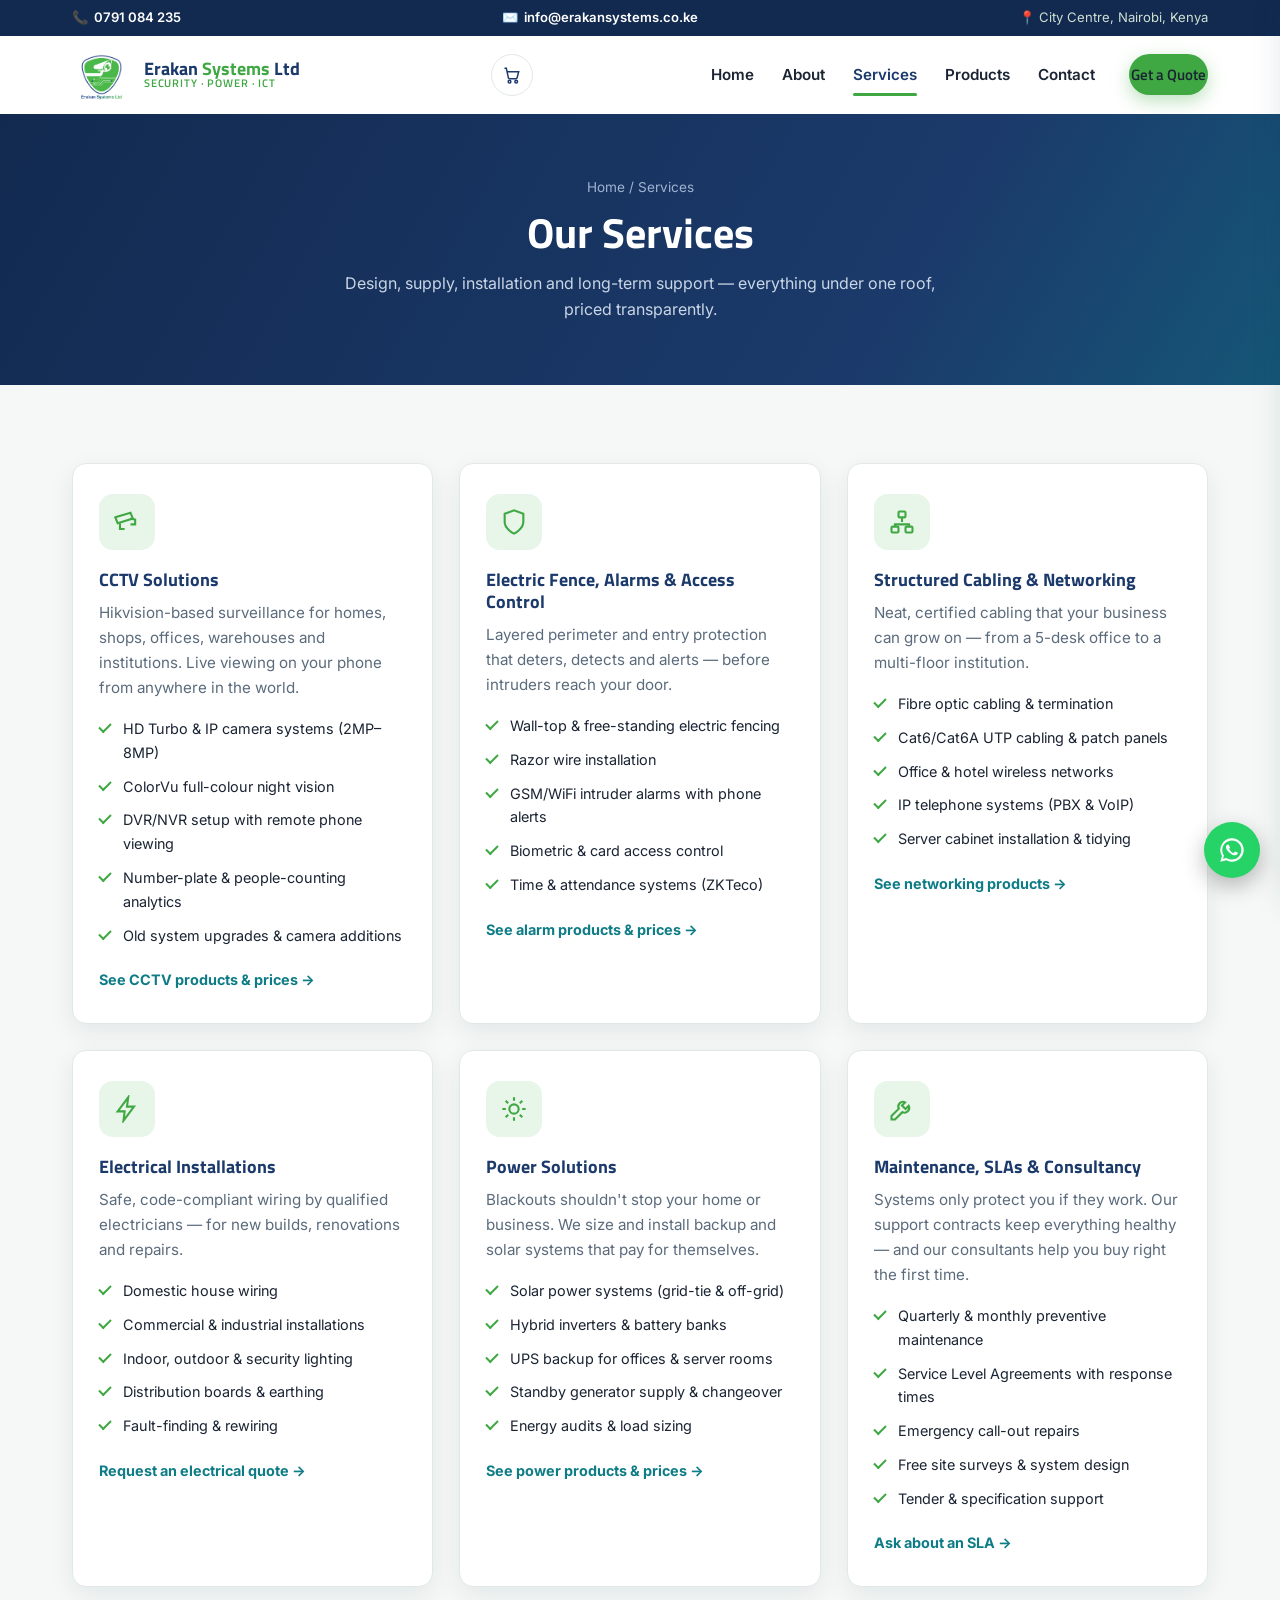
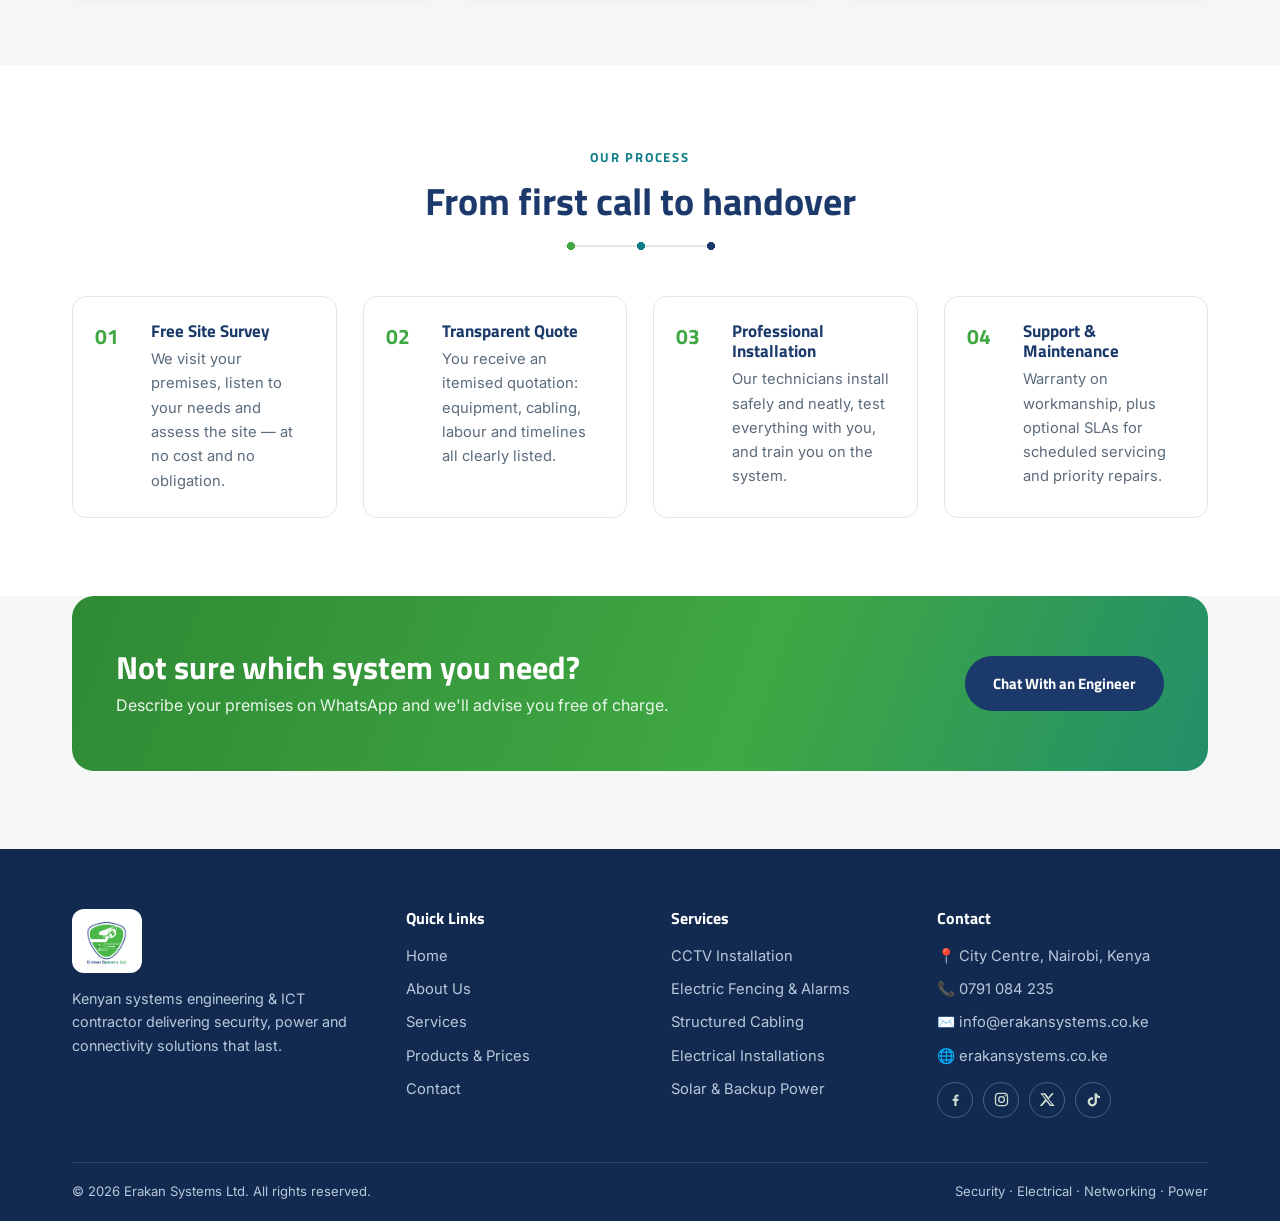
<file: services.html>
<!DOCTYPE html>
<!-- ============================================================
     ERAKAN SYSTEMS LTD — services.html
     Structure: page-hero → 6 detailed service cards → how we
     work (numbered steps) → maintenance/SLA panel → CTA → footer
     ============================================================ -->
<html lang="en">
<head>
  <meta charset="UTF-8">
  <meta name="viewport" content="width=device-width, initial-scale=1.0">

  <title>Our Services | CCTV, Electric Fence, Cabling, Solar &amp; Electrical — Erakan Systems Ltd Kenya</title>
  <meta name="description" content="Erakan Systems Ltd services: CCTV installation, electric fence &amp; alarms, access control, fibre &amp; UTP structured cabling, wireless networks, IP phones, electrical wiring, solar power, inverters, UPS and generators — Nairobi &amp; countrywide.">
  <meta name="keywords" content="CCTV installation Nairobi, electric fence installation Kenya, structured cabling Nairobi, electrical installation Kenya, solar installation Kenya, access control Kenya">

  <link rel="icon" type="image/png" href="assets/img/logo.png">
  <link rel="preconnect" href="https://fonts.googleapis.com">
  <link rel="preconnect" href="https://fonts.gstatic.com" crossorigin>
  <link href="https://fonts.googleapis.com/css2?family=Titillium+Web:wght@600;700&family=Inter:wght@400;600;700&display=swap" rel="stylesheet">
  <link rel="stylesheet" href="assets/css/style.css?v=6">
  <!-- ===== META (FACEBOOK) PIXEL — READY SLOT =====
       When you start running Facebook/Instagram ads:
       1. Create the Pixel in Meta Events Manager (business.facebook.com)
       2. Copy the code snippet Meta gives you
       3. Paste it directly BELOW this comment (on every page)
       It lets Meta count visits/checkouts from your ads and
       retarget visitors. Until then, this comment does nothing. -->

</head>
<body>

  <!-- ===== TOPBAR ===== -->
  <div class="topbar">
    <div class="container">
      <span class="topbar-item">📞 <a href="tel:+254791084235">0791 084 235</a></span>
      <span class="topbar-item topbar-item--hide-sm">✉️ <a href="mailto:info@erakansystems.co.ke">info@erakansystems.co.ke</a></span>
      <span class="topbar-item topbar-item--hide-sm">📍 City Centre, Nairobi, Kenya</span>
    </div>
  </div>

  <!-- ===== HEADER ===== -->
  <header class="header">
    <nav class="nav" aria-label="Main navigation">
      <a class="brand" href="index.html">
        <img src="assets/img/logo.png" alt="Erakan Systems Ltd logo">
        <span class="brand-name">Erakan <span>Systems</span> Ltd
          <span class="brand-tag">Security · Power · ICT</span></span>
      </a>
      <!-- ===== CART BUTTON: badge count is updated by cart.js ===== -->
    <button class="cart-btn" id="cart-open" aria-label="Open shopping cart">
      <svg viewBox="0 0 24 24" fill="none" stroke="currentColor" stroke-width="1.8"><circle cx="9" cy="20" r="1.6"/><circle cx="17" cy="20" r="1.6"/><path d="M3 4h2.2l2.4 11.2a1.5 1.5 0 001.5 1.2h7.6a1.5 1.5 0 001.5-1.2L20 8H6"/></svg>
      <span class="cart-count" id="cart-count" hidden>0</span>
    </button>
    <button class="nav-toggle" aria-label="Open menu" aria-expanded="false">
        <span></span><span></span><span></span>
      </button>
      <div class="nav-links">
        <a href="index.html">Home</a>
        <a href="about.html">About</a>
        <a href="services.html" class="active">Services</a>
        <a href="products.html">Products</a>
        <a href="contact.html">Contact</a>
        <a href="contact.html" class="btn btn--green nav-cta">Get a Quote</a>
      </div>
    </nav>
  </header>

  <!-- ===== PAGE HERO ===== -->
  <section class="page-hero">
    <div class="container">
      <div class="breadcrumb"><a href="index.html">Home</a> / Services</div>
      <h1>Our Services</h1>
      <p>Design, supply, installation and long-term support — everything under one roof, priced transparently.</p>
    </div>
  </section>

  <!-- ===== DETAILED SERVICES ===== -->
  <section class="section">
    <div class="container">
      <div class="grid" style="grid-template-columns:repeat(auto-fit,minmax(330px,1fr));">

        <!-- Service 1 -->
        <article class="card reveal">
          <div class="card-icon">
            <svg viewBox="0 0 24 24" fill="none" stroke="currentColor" stroke-width="1.8"><path d="M2 8l13-4 2 5-13 4z"/><path d="M15 9l4 1v4h-4"/><path d="M6 13v5h4"/></svg>
          </div>
          <h3>CCTV Solutions</h3>
          <p>Hikvision-based surveillance for homes, shops, offices, warehouses and institutions. Live viewing on your phone from anywhere in the world.</p>
          <ul>
            <li>HD Turbo &amp; IP camera systems (2MP–8MP)</li>
            <li>ColorVu full-colour night vision</li>
            <li>DVR/NVR setup with remote phone viewing</li>
            <li>Number-plate &amp; people-counting analytics</li>
            <li>Old system upgrades &amp; camera additions</li>
          </ul>
          <a class="card-link" href="products.html">See CCTV products &amp; prices →</a>
        </article>

        <!-- Service 2 -->
        <article class="card reveal">
          <div class="card-icon">
            <svg viewBox="0 0 24 24" fill="none" stroke="currentColor" stroke-width="1.8"><path d="M12 22s8-4 8-10V5l-8-3-8 3v7c0 6 8 10 8 10z"/></svg>
          </div>
          <h3>Electric Fence, Alarms &amp; Access Control</h3>
          <p>Layered perimeter and entry protection that deters, detects and alerts — before intruders reach your door.</p>
          <ul>
            <li>Wall-top &amp; free-standing electric fencing</li>
            <li>Razor wire installation</li>
            <li>GSM/WiFi intruder alarms with phone alerts</li>
            <li>Biometric &amp; card access control</li>
            <li>Time &amp; attendance systems (ZKTeco)</li>
          </ul>
          <a class="card-link" href="products.html">See alarm products &amp; prices →</a>
        </article>

        <!-- Service 3 -->
        <article class="card reveal">
          <div class="card-icon">
            <svg viewBox="0 0 24 24" fill="none" stroke="currentColor" stroke-width="1.8"><rect x="9" y="3" width="6" height="5" rx="1"/><rect x="3" y="16" width="6" height="5" rx="1"/><rect x="15" y="16" width="6" height="5" rx="1"/><path d="M12 8v4M6 16v-2h12v2"/></svg>
          </div>
          <h3>Structured Cabling &amp; Networking</h3>
          <p>Neat, certified cabling that your business can grow on — from a 5-desk office to a multi-floor institution.</p>
          <ul>
            <li>Fibre optic cabling &amp; termination</li>
            <li>Cat6/Cat6A UTP cabling &amp; patch panels</li>
            <li>Office &amp; hotel wireless networks</li>
            <li>IP telephone systems (PBX &amp; VoIP)</li>
            <li>Server cabinet installation &amp; tidying</li>
          </ul>
          <a class="card-link" href="products.html">See networking products →</a>
        </article>

        <!-- Service 4 -->
        <article class="card reveal">
          <div class="card-icon">
            <svg viewBox="0 0 24 24" fill="none" stroke="currentColor" stroke-width="1.8"><path d="M13 2L4 14h6l-1 8 9-12h-6z"/></svg>
          </div>
          <h3>Electrical Installations</h3>
          <p>Safe, code-compliant wiring by qualified electricians — for new builds, renovations and repairs.</p>
          <ul>
            <li>Domestic house wiring</li>
            <li>Commercial &amp; industrial installations</li>
            <li>Indoor, outdoor &amp; security lighting</li>
            <li>Distribution boards &amp; earthing</li>
            <li>Fault-finding &amp; rewiring</li>
          </ul>
          <a class="card-link" href="contact.html">Request an electrical quote →</a>
        </article>

        <!-- Service 5 -->
        <article class="card reveal">
          <div class="card-icon">
            <svg viewBox="0 0 24 24" fill="none" stroke="currentColor" stroke-width="1.8"><circle cx="12" cy="12" r="4"/><path d="M12 2v3M12 19v3M2 12h3M19 12h3M4.9 4.9l2.1 2.1M17 17l2.1 2.1M19.1 4.9L17 7M7 17l-2.1 2.1"/></svg>
          </div>
          <h3>Power Solutions</h3>
          <p>Blackouts shouldn't stop your home or business. We size and install backup and solar systems that pay for themselves.</p>
          <ul>
            <li>Solar power systems (grid-tie &amp; off-grid)</li>
            <li>Hybrid inverters &amp; battery banks</li>
            <li>UPS backup for offices &amp; server rooms</li>
            <li>Standby generator supply &amp; changeover</li>
            <li>Energy audits &amp; load sizing</li>
          </ul>
          <a class="card-link" href="products.html">See power products &amp; prices →</a>
        </article>

        <!-- Service 6 -->
        <article class="card reveal">
          <div class="card-icon">
            <svg viewBox="0 0 24 24" fill="none" stroke="currentColor" stroke-width="1.8"><path d="M14.7 6.3a4 4 0 00-5.4 5.4L3 18v3h3l6.3-6.3a4 4 0 005.4-5.4L15 12l-3-3z"/></svg>
          </div>
          <h3>Maintenance, SLAs &amp; Consultancy</h3>
          <p>Systems only protect you if they work. Our support contracts keep everything healthy — and our consultants help you buy right the first time.</p>
          <ul>
            <li>Quarterly &amp; monthly preventive maintenance</li>
            <li>Service Level Agreements with response times</li>
            <li>Emergency call-out repairs</li>
            <li>Free site surveys &amp; system design</li>
            <li>Tender &amp; specification support</li>
          </ul>
          <a class="card-link" href="contact.html">Ask about an SLA →</a>
        </article>

      </div>
    </div>
  </section>

  <!-- ===== HOW WE WORK (numbered process) ===== -->
  <section class="section section--tint">
    <div class="container">
      <div class="section-head section-head--center reveal">
        <span class="eyebrow">Our Process</span>
        <h2>From first call to handover</h2>
        <div class="circuit"></div>
      </div>
      <!-- .steps uses a CSS counter — numbers 01–04 are automatic -->
      <div class="grid steps" style="grid-template-columns:repeat(auto-fit,minmax(240px,1fr));">
        <div class="step reveal"><h3>Free Site Survey</h3><p>We visit your premises, listen to your needs and assess the site — at no cost and no obligation.</p></div>
        <div class="step reveal"><h3>Transparent Quote</h3><p>You receive an itemised quotation: equipment, cabling, labour and timelines all clearly listed.</p></div>
        <div class="step reveal"><h3>Professional Installation</h3><p>Our technicians install safely and neatly, test everything with you, and train you on the system.</p></div>
        <div class="step reveal"><h3>Support &amp; Maintenance</h3><p>Warranty on workmanship, plus optional SLAs for scheduled servicing and priority repairs.</p></div>
      </div>
    </div>
  </section>

  <!-- ===== CTA ===== -->
  <section class="container reveal">
    <div class="cta-band">
      <div>
        <h2>Not sure which system you need?</h2>
        <p>Describe your premises on WhatsApp and we'll advise you free of charge.</p>
      </div>
      <a href="https://wa.me/254791084235?text=Hello%20Erakan%20Systems%2C%20please%20advise%20me%20on%20the%20right%20system%20for%20my%20premises."
         class="btn btn--navy" target="_blank" rel="noopener">Chat With an Engineer</a>
    </div>
  </section>

  <!-- ===== FOOTER ===== -->
  <footer class="footer">
    <div class="container">
      <div class="footer-grid">
        <div class="footer-brand">
          <img src="assets/img/logo.png" alt="Erakan Systems Ltd logo">
          <p>Kenyan systems engineering &amp; ICT contractor delivering security, power and connectivity solutions that last.</p>
        </div>
        <div>
          <h4>Quick Links</h4>
          <ul>
            <li><a href="index.html">Home</a></li>
            <li><a href="about.html">About Us</a></li>
            <li><a href="services.html">Services</a></li>
            <li><a href="products.html">Products &amp; Prices</a></li>
            <li><a href="contact.html">Contact</a></li>
          </ul>
        </div>
        <div>
          <h4>Services</h4>
          <ul>
            <li><a href="services.html">CCTV Installation</a></li>
            <li><a href="services.html">Electric Fencing &amp; Alarms</a></li>
            <li><a href="services.html">Structured Cabling</a></li>
            <li><a href="services.html">Electrical Installations</a></li>
            <li><a href="services.html">Solar &amp; Backup Power</a></li>
          </ul>
        </div>
        <div>
          <h4>Contact</h4>
          <ul>
            <li>📍 City Centre, Nairobi, Kenya</li>
            <li>📞 <a href="tel:+254791084235">0791 084 235</a></li>
            <li>✉️ <a href="mailto:info@erakansystems.co.ke">info@erakansystems.co.ke</a></li>
            <li>🌐 <a href="https://erakansystems.co.ke">erakansystems.co.ke</a></li>
          </ul>
          <!-- ===== SOCIAL MEDIA LINKS =====
               Replace the href values below with your real profile URLs.
               The SVG icons inherit the footer text colour and turn green on hover. -->
          <div class="socials" aria-label="Erakan Systems on social media">
            <a href="https://facebook.com/erakansystems" target="_blank" rel="noopener" aria-label="Facebook">
              <svg viewBox="0 0 24 24" fill="currentColor"><path d="M13.5 21v-7h2.4l.4-3h-2.8V9.1c0-.9.3-1.5 1.6-1.5h1.3V5c-.3 0-1.2-.1-2.2-.1-2.2 0-3.7 1.3-3.7 3.8V11H8v3h2.5v7h3z"/></svg>
            </a>
            <a href="https://instagram.com/erakansystems" target="_blank" rel="noopener" aria-label="Instagram">
              <svg viewBox="0 0 24 24" fill="none" stroke="currentColor" stroke-width="1.8"><rect x="3.5" y="3.5" width="17" height="17" rx="4.5"/><circle cx="12" cy="12" r="4"/><circle cx="17.2" cy="6.8" r="1.1" fill="currentColor" stroke="none"/></svg>
            </a>
            <a href="https://x.com/erakansystems" target="_blank" rel="noopener" aria-label="X (Twitter)">
              <svg viewBox="0 0 24 24" fill="currentColor"><path d="M17.7 3H21l-7.3 8.3L22.2 21h-6.7l-5.3-6.5L4.2 21H1l7.8-8.9L1.8 3h6.9l4.8 5.9L17.7 3zm-1.2 16h1.9L6.9 4.9H4.9L16.5 19z"/></svg>
            </a>
            <a href="https://tiktok.com/@erakansystems" target="_blank" rel="noopener" aria-label="TikTok">
              <svg viewBox="0 0 24 24" fill="currentColor"><path d="M16.6 3c.3 1.7 1.4 3.1 3 3.7.5.2 1 .3 1.6.3v3.2c-1.6 0-3.1-.5-4.4-1.4v6.5c0 3.6-2.9 6.5-6.5 6.5S3.8 18.9 3.8 15.3c0-3.6 2.9-6.5 6.5-6.5.3 0 .7 0 1 .1v3.3c-.3-.1-.6-.2-1-.2-1.8 0-3.3 1.5-3.3 3.3s1.5 3.3 3.3 3.3 3.3-1.5 3.3-3.3V3h3z"/></svg>
            </a>
          </div>
        </div>
      </div>
      <div class="footer-bottom">
        <span>© <span id="year"></span> Erakan Systems Ltd. All rights reserved.</span>
        <span>Security · Electrical · Networking · Power</span>
      </div>
    </div>
  </footer>

  <!-- ===== FLOATING BUTTONS ===== -->
  <div class="fab-stack">
    <a class="fab fab--call" href="tel:+254791084235" aria-label="Call Erakan Systems">
      <svg viewBox="0 0 24 24" fill="currentColor"><path d="M6.6 10.8a15 15 0 006.6 6.6l2.2-2.2a1 1 0 011-.24 11.4 11.4 0 003.6.57 1 1 0 011 1V20a1 1 0 01-1 1A17 17 0 013 4a1 1 0 011-1h3.5a1 1 0 011 1 11.4 11.4 0 00.57 3.6 1 1 0 01-.25 1z"/></svg>
    </a>
    <a class="fab fab--wa" target="_blank" rel="noopener" aria-label="Chat on WhatsApp"
       href="https://wa.me/254791084235?text=Hello%20Erakan%20Systems%2C%20I%20am%20interested%20in%20your%20services.">
      <svg viewBox="0 0 24 24" fill="currentColor"><path d="M12 2a10 10 0 00-8.6 15.1L2 22l5.1-1.3A10 10 0 1012 2zm0 18.2c-1.6 0-3.1-.4-4.4-1.2l-.3-.2-3 .8.8-2.9-.2-.3A8.2 8.2 0 1112 20.2zm4.6-6.1c-.3-.1-1.5-.7-1.7-.8-.2-.1-.4-.1-.6.1-.2.3-.6.8-.8 1-.1.2-.3.2-.5.1a6.7 6.7 0 01-3.3-2.9c-.3-.4 0-.6.1-.8l.4-.5c.1-.2.1-.3 0-.5l-.8-1.9c-.2-.5-.4-.4-.6-.4h-.5c-.2 0-.5.1-.7.3-.9.9-1.1 2.2-.2 3.8a11.6 11.6 0 004.5 4.2c1.7.8 2.4.9 3.2.7.5-.1 1.5-.6 1.7-1.2.2-.6.2-1.1.1-1.2z"/></svg>
    </a>
  </div>

  <script src="assets/js/cart.js?v=6"></script>
  <script src="assets/js/main.js?v=6"></script>
</body>
</html>
</file>
<file: assets/css/style.css>
/* ============================================================
   ERAKAN SYSTEMS LTD — style.css
   ------------------------------------------------------------
   This ONE file styles all 5 pages. Every page links to it, so
   a change here (e.g. a colour) updates the whole website.

   HOW THIS FILE IS ORGANISED (search for the numbers):
   1. Design tokens (colours, fonts, spacing) — the brand DNA
   2. Reset & base styles
   3. Reusable helpers (container, buttons, section headings)
   4. Header & navigation (incl. mobile hamburger menu)
   5. Hero sections
   6. Cards (services, products, values, testimonials)
   7. Page-specific sections
   8. Price list table
   9. Contact page & forms
   10. Footer
   11. Floating WhatsApp / call buttons
   12. Scroll-reveal animation
   13. Responsive rules (tablet & phone)
   ============================================================ */


/* ============================================================
   1. DESIGN TOKENS
   ------------------------------------------------------------
   CSS "custom properties" (variables) declared once on :root.
   They are taken straight from your logo:
     - Shield green   → --green
     - Navy outline / "Erakan" text → --navy
     - "Systems" wordmark → --teal
   To rebrand the site later you only edit these lines.
   ============================================================ */
:root{
  /* Brand colours (sampled from the logo) */
  --green:      #3FA843;   /* shield green — energy, "go", growth   */
  --green-dark: #2F8A34;   /* hover state for green buttons          */
  --green-soft: #E8F5E9;   /* very light green for tinted backgrounds*/
  --navy:       #1B3A6B;   /* deep navy — trust, security, corporate */
  --navy-dark:  #122A50;   /* darker navy for footer / hero          */
  --teal:       #0E7C86;   /* teal — the "Systems" accent colour     */

  /* Neutral colours */
  --ink:   #1A2433;        /* main text — near-black with blue tint  */
  --muted: #5B6B7C;        /* secondary text (grey-blue)             */
  --bg:    #F5F8F6;        /* page background — faint green-grey     */
  --white: #FFFFFF;
  --line:  #E2E9E4;        /* borders / dividers                     */

  /* Typography: display font = headings, body font = paragraphs */
  --font-display: 'Titillium Web', sans-serif; /* techy, matches logo */
  --font-body:    'Inter', sans-serif;          /* clean & readable   */

  /* Shared sizing */
  --radius: 14px;                       /* rounded corner size        */
  --shadow: 0 8px 24px rgba(18,42,80,.08); /* soft card shadow        */
  --container: 1180px;                  /* max page width             */
}


/* ============================================================
   2. RESET & BASE
   ------------------------------------------------------------
   Browsers apply their own default styles; this section removes
   inconsistencies so the design looks the same everywhere.
   ============================================================ */
*,
*::before,
*::after{
  box-sizing: border-box;  /* padding counts INSIDE width — sane layout maths */
  margin: 0;
  padding: 0;
}

html{ scroll-behavior: smooth; } /* smooth scrolling for #anchor links */

body{
  font-family: var(--font-body);
  color: var(--ink);
  background: var(--bg);
  line-height: 1.65;                 /* comfortable reading spacing */
  -webkit-font-smoothing: antialiased;
}

img{ max-width: 100%; display: block; } /* images never overflow their box */

a{ color: inherit; text-decoration: none; }

ul{ list-style: none; }

h1,h2,h3,h4{
  font-family: var(--font-display);
  line-height: 1.2;
  color: var(--navy);
}

/* Respect users who turn off animations in their OS settings */
@media (prefers-reduced-motion: reduce){
  *{ animation: none !important; transition: none !important; }
  html{ scroll-behavior: auto; }
}


/* ============================================================
   3. REUSABLE HELPERS
   ============================================================ */

/* Centres content and stops it stretching too wide on big screens */
.container{
  max-width: var(--container);
  margin: 0 auto;
  padding: 0 22px;
}

/* Standard vertical rhythm between big page sections */
.section{ padding: 78px 0; }
.section--tint{ background: var(--white); } /* alternate white band */

/* ---- Section heading block (eyebrow + title + circuit line) ----
   The "circuit divider" is our signature element: it echoes the
   circuit traces in the logo. Built with a tiny inline SVG so no
   image file is needed. */
.section-head{ max-width: 640px; margin-bottom: 44px; }
.section-head--center{ margin-left: auto; margin-right: auto; text-align: center; }

.eyebrow{
  display: inline-block;
  font-family: var(--font-display);
  font-weight: 700;
  font-size: .8rem;
  letter-spacing: .14em;          /* spaced-out capitals = label feel */
  text-transform: uppercase;
  color: var(--teal);
  margin-bottom: 10px;
}

.section-head h2{ font-size: clamp(1.7rem, 3.4vw, 2.4rem); font-weight: 700; }
.section-head p{ color: var(--muted); margin-top: 12px; }

/* The circuit trace under headings — nodes + line, like the logo */
.circuit{
  width: 150px; height: 12px;
  margin-top: 16px;
  background:
    radial-gradient(circle 4px at 6px 6px,   var(--green) 98%, transparent),
    radial-gradient(circle 4px at 76px 6px,  var(--teal)  98%, transparent),
    radial-gradient(circle 4px at 146px 6px, var(--navy)  98%, transparent),
    linear-gradient(var(--line), var(--line)) 0 5px / 150px 2px no-repeat;
}
.section-head--center .circuit{ margin-left: auto; margin-right: auto; }

/* ---- Buttons ----
   .btn is the base; modifier classes change the colour scheme. */
.btn{
  display: inline-flex;
  align-items: center;
  gap: 9px;
  font-family: var(--font-display);
  font-weight: 700;
  font-size: .95rem;
  padding: 13px 26px;
  border-radius: 999px;            /* pill shape */
  border: 2px solid transparent;
  cursor: pointer;
  transition: transform .18s ease, background .18s ease, color .18s ease, box-shadow .18s ease;
}
.btn:hover{ transform: translateY(-2px); }       /* small lift on hover */
.btn:focus-visible{ outline: 3px solid var(--teal); outline-offset: 2px; }

.btn--green{ background: var(--green); color: var(--white); box-shadow: 0 6px 18px rgba(63,168,67,.35); }
.btn--green:hover{ background: var(--green-dark); }

.btn--navy{ background: var(--navy); color: var(--white); }
.btn--navy:hover{ background: var(--navy-dark); }

.btn--ghost{ background: transparent; color: var(--white); border-color: rgba(255,255,255,.6); }
.btn--ghost:hover{ background: rgba(255,255,255,.12); }

.btn--outline{ background: transparent; color: var(--navy); border-color: var(--navy); }
.btn--outline:hover{ background: var(--navy); color: var(--white); }

/* Small "WhatsApp green" button used on product cards */
.btn--wa{ background: #25D366; color: #fff; padding: 10px 18px; font-size: .88rem; }
.btn--wa:hover{ background: #1EBE58; }


/* ============================================================
   4. HEADER & NAVIGATION
   ------------------------------------------------------------
   position: sticky keeps the bar visible while scrolling.
   JS adds .is-scrolled to give it a shadow once you scroll.
   ============================================================ */
.topbar{
  background: var(--navy-dark);
  color: #CFE0D2;
  font-size: .82rem;
  padding: 7px 0;
}
.topbar .container{
  display: flex; justify-content: space-between; align-items: center; gap: 14px;
  flex-wrap: wrap;
}
.topbar a{ color: #fff; font-weight: 600; }
.topbar a:hover{ color: var(--green); }
.topbar-item{ display: inline-flex; align-items: center; gap: 6px; }

.header{
  position: sticky; top: 0; z-index: 60;   /* stays above page content */
  background: var(--white);
  transition: box-shadow .25s ease;
}
.header.is-scrolled{ box-shadow: 0 4px 18px rgba(18,42,80,.12); }

.nav{
  display: flex; align-items: center; justify-content: space-between;
  padding: 12px 22px;
  max-width: var(--container); margin: 0 auto;
}

.brand{ display: flex; align-items: center; gap: 12px; }
.brand img{ height: 54px; width: auto; }
.brand-name{
  font-family: var(--font-display); font-weight: 700; font-size: 1.12rem;
  line-height: 1.05; color: var(--navy);
}
.brand-name span{ color: var(--green); }         /* "Systems" in green   */
.brand-tag{ display:block; font-size: .68rem; font-weight: 600; color: var(--muted); letter-spacing: .08em; text-transform: uppercase; }

.nav-links{ display: flex; align-items: center; gap: 28px; }
.nav-links a{
  font-weight: 600; font-size: .95rem; color: var(--ink);
  padding: 6px 0; position: relative;
}
/* Animated underline that grows on hover / current page */
.nav-links a::after{
  content: "";
  position: absolute; left: 0; bottom: -3px;
  width: 0; height: 3px; border-radius: 3px;
  background: var(--green);
  transition: width .22s ease;
}
.nav-links a:hover::after,
.nav-links a.active::after{ width: 100%; }
.nav-links a.active{ color: var(--navy); }

.nav-cta{ margin-left: 6px; }

/* Hamburger button — hidden on desktop, shown on mobile (see §13) */
.nav-toggle{
  display: none;
  background: none; border: 0; cursor: pointer;
  width: 44px; height: 44px;
  flex-direction: column; align-items: center; justify-content: center; gap: 5px;
}
.nav-toggle span{
  width: 24px; height: 3px; border-radius: 3px;
  background: var(--navy);
  transition: transform .25s ease, opacity .25s ease;
}
/* Turn the 3 bars into an X when menu is open */
.nav-toggle.is-open span:nth-child(1){ transform: translateY(8px) rotate(45deg); }
.nav-toggle.is-open span:nth-child(2){ opacity: 0; }
.nav-toggle.is-open span:nth-child(3){ transform: translateY(-8px) rotate(-45deg); }


/* ============================================================
   5. HERO SECTIONS
   ------------------------------------------------------------
   The homepage hero uses a navy gradient plus a faint circuit
   pattern drawn as an inline SVG "data URI" background — no
   image download required, loads instantly.
   ============================================================ */
.hero{
  position: relative;
  background:
    /* circuit pattern layer (semi-transparent white lines) */
    url("data:image/svg+xml,%3Csvg xmlns='http://www.w3.org/2000/svg' width='260' height='260' viewBox='0 0 260 260'%3E%3Cg fill='none' stroke='%23ffffff' stroke-opacity='0.07' stroke-width='2'%3E%3Cpath d='M10 60h90l30 30h120'/%3E%3Cpath d='M10 140h60l40 40h140'/%3E%3Cpath d='M40 220h110l30-30h70'/%3E%3C/g%3E%3Cg fill='%233FA843' fill-opacity='0.35'%3E%3Ccircle cx='10' cy='60' r='4'/%3E%3Ccircle cx='250' cy='90' r='4'/%3E%3Ccircle cx='10' cy='140' r='4'/%3E%3Ccircle cx='250' cy='180' r='4'/%3E%3Ccircle cx='40' cy='220' r='4'/%3E%3C/g%3E%3C/svg%3E"),
    /* colour gradient layer underneath */
    linear-gradient(120deg, var(--navy-dark) 0%, var(--navy) 55%, var(--teal) 130%);
  color: var(--white);
  overflow: hidden;
}

.hero-inner{
  display: grid;
  grid-template-columns: 1.15fr .85fr;  /* text slightly wider than visual */
  gap: 48px;
  align-items: center;
  padding: 84px 22px 96px;
  max-width: var(--container); margin: 0 auto;
}

.hero-badge{
  display: inline-flex; align-items: center; gap: 8px;
  background: rgba(63,168,67,.18);
  border: 1px solid rgba(63,168,67,.5);
  color: #BDEBBF;
  font-size: .8rem; font-weight: 600;
  padding: 6px 14px; border-radius: 999px;
  margin-bottom: 20px;
}

.hero h1{
  color: var(--white);
  font-size: clamp(2rem, 4.6vw, 3.2rem);
  font-weight: 700;
}
.hero h1 em{ font-style: normal; color: var(--green); } /* green highlight word */

.hero p{
  color: #C9D6E6;
  margin: 18px 0 30px;
  max-width: 540px;
  font-size: 1.05rem;
}

.hero-actions{ display: flex; gap: 14px; flex-wrap: wrap; }

/* Small stats row under the hero buttons ("10+ yrs", "500+ installs") */
.hero-stats{
  display: flex; gap: 38px; margin-top: 42px; flex-wrap: wrap;
}
.hero-stats strong{
  font-family: var(--font-display);
  font-size: 1.7rem; color: var(--green); display: block;
}
.hero-stats span{ font-size: .85rem; color: #A9BBD2; }

/* Right-hand hero card that frames the logo/visual */
.hero-visual{
  background: rgba(255,255,255,.06);
  border: 1px solid rgba(255,255,255,.15);
  border-radius: 22px;
  padding: 34px;
  text-align: center;
  backdrop-filter: blur(4px);
}
.hero-visual img{ margin: 0 auto; max-height: 300px; width: auto; filter: drop-shadow(0 12px 24px rgba(0,0,0,.35)); }
.hero-visual figcaption{ margin-top: 14px; color: #C9D6E6; font-size: .88rem; }

/* Compact hero used on inner pages (About / Services / etc.) */
.page-hero{
  background: linear-gradient(120deg, var(--navy-dark), var(--navy) 70%, var(--teal) 140%);
  color: var(--white);
  padding: 62px 0;
  text-align: center;
}
.page-hero h1{ color: var(--white); font-size: clamp(1.8rem, 4vw, 2.6rem); }
.page-hero p{ color: #C9D6E6; max-width: 620px; margin: 12px auto 0; }
.breadcrumb{ font-size: .85rem; color: #9FB4CF; margin-bottom: 10px; }
.breadcrumb a:hover{ color: var(--green); }


/* ============================================================
   6. CARD GRIDS  (services, values, products, testimonials)
   ============================================================ */

/* Generic responsive grid: auto-fits as many 300px cards per row
   as space allows — this ONE rule handles desktop AND tablet. */
.grid{
  display: grid;
  grid-template-columns: repeat(auto-fit, minmax(285px, 1fr));
  gap: 26px;
}

/* ---- Service card ---- */
.card{
  background: var(--white);
  border: 1px solid var(--line);
  border-radius: var(--radius);
  padding: 30px 26px;
  box-shadow: var(--shadow);
  transition: transform .2s ease, border-color .2s ease;
}
.card:hover{ transform: translateY(-6px); border-color: var(--green); }

.card-icon{
  width: 56px; height: 56px;
  display: grid; place-items: center;
  border-radius: 14px;
  background: var(--green-soft);
  color: var(--green);
  margin-bottom: 18px;
}
.card-icon svg{ width: 28px; height: 28px; }

.card h3{ font-size: 1.15rem; margin-bottom: 10px; }
.card p{ color: var(--muted); font-size: .95rem; }

.card ul{ margin-top: 12px; }
.card ul li{
  font-size: .9rem; color: var(--ink);
  padding: 5px 0 5px 24px;
  position: relative;
}
/* Green tick before each list item, drawn with pure CSS */
.card ul li::before{
  content: "";
  position: absolute; left: 0; top: 11px;
  width: 12px; height: 7px;
  border-left: 2.5px solid var(--green);
  border-bottom: 2.5px solid var(--green);
  transform: rotate(-45deg);
}

.card-link{
  display: inline-block; margin-top: 16px;
  font-weight: 700; font-size: .9rem; color: var(--teal);
}
.card-link:hover{ color: var(--green); }

/* ---- "Why choose us" feature row ---- */
.feature{
  display: flex; gap: 16px; align-items: flex-start;
}
.feature-icon{
  flex: 0 0 46px; height: 46px;
  display: grid; place-items: center;
  border-radius: 12px;
  background: var(--navy); color: var(--white);
}
.feature-icon svg{ width: 22px; height: 22px; }
.feature h3{ font-size: 1.02rem; margin-bottom: 4px; }
.feature p{ font-size: .9rem; color: var(--muted); }

/* ---- Testimonials ---- */
.quote{
  background: var(--white);
  border-left: 4px solid var(--green);
  border-radius: var(--radius);
  padding: 26px;
  box-shadow: var(--shadow);
}
.quote p{ font-style: italic; color: var(--ink); }
.quote footer{ margin-top: 14px; font-weight: 700; color: var(--navy); font-size: .9rem; }
.quote footer span{ display: block; font-weight: 400; color: var(--muted); font-size: .82rem; }


/* ============================================================
   7. PAGE-SPECIFIC SECTIONS
   ============================================================ */

/* Two-column "text + image/panel" layout used on About page */
.split{
  display: grid; grid-template-columns: 1fr 1fr;
  gap: 48px; align-items: center;
}
.split .panel{
  background: var(--navy);
  color: var(--white);
  border-radius: 20px;
  padding: 36px;
}
.split .panel h3{ color: var(--white); }
.split .panel p{ color: #C9D6E6; }

/* Mission / Vision blocks */
.mv{
  background: var(--white);
  border-top: 5px solid var(--green);
  border-radius: var(--radius);
  padding: 30px;
  box-shadow: var(--shadow);
}
.mv:nth-child(2){ border-top-color: var(--teal); }
.mv h3{ margin-bottom: 10px; }
.mv p{ color: var(--muted); }

/* Dark call-to-action band before the footer */
.cta-band{
  background: linear-gradient(110deg, var(--green-dark), var(--green) 60%, var(--teal) 130%);
  color: var(--white);
  border-radius: 22px;
  padding: 52px 44px;
  display: flex; justify-content: space-between; align-items: center;
  gap: 30px; flex-wrap: wrap;
}
.cta-band h2{ color: var(--white); font-size: clamp(1.4rem, 3vw, 2rem); }
.cta-band p{ color: #EAF7EB; margin-top: 6px; }

/* Numbered process steps (Services page) */
.steps{ counter-reset: step; }          /* start a CSS counter          */
.step{
  position: relative;
  padding: 24px 24px 24px 78px;
  background: var(--white);
  border: 1px solid var(--line);
  border-radius: var(--radius);
}
.step::before{
  counter-increment: step;               /* 1, 2, 3 ... automatically   */
  content: counter(step, decimal-leading-zero);
  position: absolute; left: 22px; top: 22px;
  font-family: var(--font-display);
  font-weight: 700; font-size: 1.3rem;
  color: var(--green);
}
.step h3{ font-size: 1.05rem; margin-bottom: 6px; }
.step p{ font-size: .92rem; color: var(--muted); }

/* FAQ accordion (native <details> element = zero JS needed) */
.faq details{
  background: var(--white);
  border: 1px solid var(--line);
  border-radius: var(--radius);
  padding: 18px 22px;
  margin-bottom: 14px;
}
.faq summary{
  cursor: pointer;
  font-family: var(--font-display);
  font-weight: 700; color: var(--navy);
  list-style: none;                       /* hide default triangle       */
  position: relative; padding-right: 30px;
}
.faq summary::after{                      /* our own +/− indicator       */
  content: "+";
  position: absolute; right: 0; top: 50%;
  transform: translateY(-50%);
  font-size: 1.4rem; color: var(--green);
}
.faq details[open] summary::after{ content: "−"; }
.faq details p{ margin-top: 10px; color: var(--muted); font-size: .95rem; }


/* ============================================================
   8. PRODUCTS PAGE — filters, cards, price table
   ============================================================ */

/* Category filter buttons row */
.filters{
  display: flex; gap: 10px; flex-wrap: wrap;
  margin-bottom: 34px;
}
.filter-btn{
  font-family: var(--font-display);
  font-weight: 600; font-size: .88rem;
  padding: 9px 18px;
  border-radius: 999px;
  border: 1.5px solid var(--line);
  background: var(--white);
  color: var(--muted);
  cursor: pointer;
  transition: all .18s ease;
}
.filter-btn:hover{ border-color: var(--green); color: var(--green); }
.filter-btn.active{
  background: var(--navy); border-color: var(--navy); color: var(--white);
}

/* Product card */
.product{
  background: var(--white);
  border: 1px solid var(--line);
  border-radius: var(--radius);
  overflow: hidden;
  display: flex; flex-direction: column;
  transition: transform .2s ease, box-shadow .2s ease;
}
.product:hover{ transform: translateY(-5px); box-shadow: var(--shadow); }

/* Image area. If you drop a real photo into assets/img/products/
   with the right filename it shows; otherwise the category icon
   placeholder underneath is visible instead. */
.product-media{
  position: relative;
  height: 190px;
  background: linear-gradient(135deg, var(--green-soft), #E4F1F2);
  display: grid; place-items: center;
}
.product-media img{
  position: absolute; inset: 0;
  width: 100%; height: 100%;
  object-fit: cover;                /* crop photo to fill neatly */
}
.product-media svg{ width: 60px; height: 60px; color: var(--teal); opacity: .55; }

.product-tag{
  position: absolute; top: 12px; left: 12px; z-index: 2;
  background: var(--navy);
  color: #fff;
  font-size: .68rem; font-weight: 700;
  letter-spacing: .06em; text-transform: uppercase;
  padding: 4px 10px; border-radius: 999px;
}

.product-body{ padding: 20px 20px 22px; display: flex; flex-direction: column; flex: 1; }
.product-body h3{ font-size: 1.02rem; }
.product-model{ font-size: .78rem; color: var(--teal); font-weight: 600; margin: 3px 0 8px; }
.product-body p{ font-size: .88rem; color: var(--muted); flex: 1; }

.product-foot{
  display: flex; justify-content: space-between; align-items: center;
  margin-top: 16px; gap: 10px;
}
.price{
  font-family: var(--font-display);
  font-weight: 700; font-size: 1.15rem; color: var(--navy);
}
.price small{ display: block; font-size: .68rem; color: var(--muted); font-weight: 400; }

/* Price list table */
.price-table-wrap{ overflow-x: auto; }    /* table scrolls sideways on phones */
.price-table{
  width: 100%;
  border-collapse: collapse;
  background: var(--white);
  border-radius: var(--radius);
  overflow: hidden;
  box-shadow: var(--shadow);
  min-width: 620px;                        /* keeps columns readable */
}
.price-table th{
  background: var(--navy);
  color: var(--white);
  font-family: var(--font-display);
  text-align: left;
  padding: 14px 18px;
  font-size: .9rem;
}
.price-table td{
  padding: 13px 18px;
  border-bottom: 1px solid var(--line);
  font-size: .92rem;
}
.price-table tr:nth-child(even) td{ background: #FAFCFA; } /* zebra rows */
.price-table td:last-child{ font-weight: 700; color: var(--navy); white-space: nowrap; }
.table-note{ font-size: .82rem; color: var(--muted); margin-top: 12px; }


/* ============================================================
   9. CONTACT PAGE & FORMS
   ============================================================ */
.contact-grid{
  display: grid; grid-template-columns: .9fr 1.1fr; gap: 40px;
  align-items: start;
}

.contact-card{
  display: flex; gap: 16px; align-items: flex-start;
  background: var(--white);
  border: 1px solid var(--line);
  border-radius: var(--radius);
  padding: 22px;
  margin-bottom: 16px;
}
.contact-card .card-icon{ margin: 0; flex: 0 0 52px; height: 52px; }
.contact-card h3{ font-size: 1rem; }
.contact-card a{ color: var(--teal); font-weight: 600; }
.contact-card a:hover{ color: var(--green); }
.contact-card p{ font-size: .9rem; color: var(--muted); }

.form{
  background: var(--white);
  border: 1px solid var(--line);
  border-radius: var(--radius);
  padding: 32px;
  box-shadow: var(--shadow);
}
.form-row{ display: grid; grid-template-columns: 1fr 1fr; gap: 16px; }
.form label{
  display: block;
  font-weight: 600; font-size: .85rem;
  margin: 14px 0 6px; color: var(--navy);
}
.form input,
.form select,
.form textarea{
  width: 100%;
  font: inherit;
  padding: 12px 14px;
  border: 1.5px solid var(--line);
  border-radius: 10px;
  background: #FBFDFB;
  transition: border-color .15s ease;
}
.form input:focus,
.form select:focus,
.form textarea:focus{
  outline: none;
  border-color: var(--green);          /* green glow when typing */
  box-shadow: 0 0 0 3px rgba(63,168,67,.15);
}
.form textarea{ min-height: 130px; resize: vertical; }
.form .btn{ margin-top: 22px; width: 100%; justify-content: center; }
.form-note{ font-size: .8rem; color: var(--muted); margin-top: 12px; text-align: center; }


/* ============================================================
   10. FOOTER
   ============================================================ */
.footer{
  background: var(--navy-dark);
  color: #B9C8DC;
  margin-top: 78px;
}
.footer-grid{
  display: grid;
  grid-template-columns: 1.3fr 1fr 1fr 1.2fr;
  gap: 40px;
  padding: 60px 0 44px;
}
.footer h4{
  color: var(--white);
  font-size: 1rem;
  margin-bottom: 16px;
}
.footer a:hover{ color: var(--green); }
.footer li{ margin-bottom: 9px; font-size: .92rem; }
.footer-brand img{ height: 64px; margin-bottom: 14px; background: #fff; border-radius: 12px; padding: 6px; }
.footer-brand p{ font-size: .9rem; }

.footer-bottom{
  border-top: 1px solid rgba(255,255,255,.12);
  padding: 18px 0;
  font-size: .82rem;
  display: flex; justify-content: space-between; gap: 12px; flex-wrap: wrap;
}


/* ============================================================
   11. FLOATING ACTION BUTTONS (WhatsApp + call)
   ------------------------------------------------------------
   Fixed to the bottom-right corner on every page. The call
   button is hidden on desktop (see §13) since desktops can't
   dial — it appears on phones only.
   ============================================================ */
.fab-stack{
  position: fixed; right: 20px; bottom: 22px; z-index: 90;
  display: flex; flex-direction: column; gap: 12px;
}
.fab{
  width: 56px; height: 56px;
  border-radius: 50%;
  display: grid; place-items: center;
  color: #fff;
  box-shadow: 0 8px 22px rgba(0,0,0,.28);
  transition: transform .18s ease;
}
.fab:hover{ transform: scale(1.08); }
.fab svg{ width: 28px; height: 28px; }
.fab--wa{ background: #25D366; }
.fab--call{ background: var(--navy); display: none; }  /* shown on mobile only */


/* ============================================================
   12. SCROLL-REVEAL ANIMATION
   ------------------------------------------------------------
   Elements with class .reveal start invisible & slightly lower;
   JS adds .is-visible when they scroll into view, triggering
   this smooth fade-up. Lightweight — no library needed.
   ============================================================ */
.reveal{
  opacity: 0;
  transform: translateY(26px);
  transition: opacity .6s ease, transform .6s ease;
}
.reveal.is-visible{
  opacity: 1;
  transform: translateY(0);
}


/* ============================================================
   13. RESPONSIVE RULES
   ------------------------------------------------------------
   Media queries = "if screen is narrower than X, apply these
   overrides". We adjust layout for tablets, then phones.
   ============================================================ */

/* ---- Tablets & small laptops ---- */
@media (max-width: 900px){
  .hero-inner{ grid-template-columns: 1fr; text-align: center; padding: 64px 22px; }
  .hero p{ margin-left: auto; margin-right: auto; }
  .hero-actions{ justify-content: center; }
  .hero-stats{ justify-content: center; }
  .hero-visual{ max-width: 380px; margin: 0 auto; }

  .split,
  .contact-grid{ grid-template-columns: 1fr; }
  .footer-grid{ grid-template-columns: 1fr 1fr; }
}

/* ---- Phones ---- */
@media (max-width: 760px){
  .section{ padding: 56px 0; }

  /* Show the hamburger, hide the horizontal menu */
  .nav-toggle{ display: flex; }
  .nav-links{
    position: absolute;
    top: 100%; left: 0; right: 0;
    background: var(--white);
    flex-direction: column;
    align-items: flex-start;
    gap: 0;
    padding: 10px 22px 20px;
    box-shadow: 0 14px 24px rgba(18,42,80,.14);
    /* Hidden by default: clip height to zero */
    max-height: 0; overflow: hidden;
    transition: max-height .3s ease;
  }
  .nav-links.is-open{ max-height: 420px; }  /* JS toggles this class */
  .nav-links a{ padding: 12px 0; width: 100%; border-bottom: 1px solid var(--line); }
  .nav-cta{ margin: 14px 0 0; }

  .topbar .container{ justify-content: center; }
  .topbar-item--hide-sm{ display: none; }    /* trim topbar on tiny screens */

  .form-row{ grid-template-columns: 1fr; }
  .footer-grid{ grid-template-columns: 1fr; gap: 28px; }
  .cta-band{ padding: 36px 26px; text-align: center; justify-content: center; }

  .fab--call{ display: grid; }   /* phones CAN dial → show call button */
}


/* ============================================================
   14. E-COMMERCE UPGRADE — cart, checkout & social links
   ------------------------------------------------------------
   Everything below was added for the Route-1 shop upgrade.
   The drawer/modal HTML is injected by assets/js/cart.js.
   ============================================================ */

/* ---------- Header cart button + red count badge ---------- */
.cart-btn{
  position: relative;
  display: inline-flex; align-items: center; justify-content: center;
  width: 42px; height: 42px;
  border: 1.5px solid var(--line); border-radius: 50%;
  background: var(--white); color: var(--navy);
  cursor: pointer; margin-left: 14px;
  transition: border-color .2s ease, color .2s ease;
}
.cart-btn:hover{ border-color: var(--green); color: var(--green); }
.cart-btn svg{ width: 20px; height: 20px; }
.cart-count{
  position: absolute; top: -5px; right: -5px;
  min-width: 18px; height: 18px; padding: 0 4px;
  background: var(--green); color: #fff;
  font-size: .68rem; font-weight: 700; line-height: 18px;
  border-radius: 9px; text-align: center;
}

/* ---------- Dark overlay behind the open drawer ---------- */
.cart-overlay{
  position: fixed; inset: 0; z-index: 90;
  background: rgba(18,42,80,.5);
  opacity: 0; pointer-events: none;      /* invisible until open */
  transition: opacity .3s ease;
}
body.cart-is-open .cart-overlay{ opacity: 1; pointer-events: auto; }

/* ---------- The slide-out cart drawer ---------- */
.cart-drawer{
  position: fixed; top: 0; right: 0; bottom: 0; z-index: 95;
  width: min(400px, 92vw);
  background: var(--white);
  display: flex; flex-direction: column;
  transform: translateX(105%);           /* parked off-screen      */
  transition: transform .35s ease;
  box-shadow: -12px 0 34px rgba(18,42,80,.18);
}
body.cart-is-open .cart-drawer{ transform: translateX(0); }

.cart-head{
  display: flex; align-items: center; justify-content: space-between;
  padding: 18px 20px; border-bottom: 1px solid var(--line);
}
.cart-head h3{ font-family: var(--font-display); color: var(--navy); }
.cart-close{
  border: 0; background: none; cursor: pointer;
  font-size: 1.7rem; line-height: 1; color: var(--muted);
}
.cart-close:hover{ color: var(--navy); }

.cart-items{ flex: 1; overflow-y: auto; padding: 14px 20px; }
.cart-empty{ color: var(--muted); text-align: center; margin-top: 40px; }
.cart-empty a{ color: var(--teal); font-weight: 600; }

.cart-line{
  display: flex; justify-content: space-between; gap: 10px;
  padding: 12px 0; border-bottom: 1px dashed var(--line);
}
.cart-line-info strong{ display:block; font-size:.9rem; color: var(--ink); }
.cart-line-model{ display:block; font-size:.74rem; color: var(--teal); }
.cart-line-price{ display:block; font-size:.8rem; color: var(--muted); }

.cart-line-controls{ display: flex; align-items: center; gap: 8px; }
.qty-btn{
  width: 26px; height: 26px; border-radius: 50%;
  border: 1.5px solid var(--line); background: var(--white);
  font-size: 1rem; line-height: 1; cursor: pointer; color: var(--navy);
}
.qty-btn:hover{ border-color: var(--green); color: var(--green); }
.qty-num{ min-width: 18px; text-align: center; font-weight: 700; }
.line-remove{
  border: 0; background: none; color: var(--muted);
  font-size: 1.2rem; cursor: pointer;
}
.line-remove:hover{ color: #C0392B; }

.cart-foot{ padding: 16px 20px; border-top: 1px solid var(--line); }
.cart-total-row{
  display: flex; justify-content: space-between; align-items: center;
  font-size: 1.05rem; margin-bottom: 6px;
}
.cart-total-row strong{ color: var(--navy); font-size: 1.2rem; }
.cart-note{ font-size: .74rem; color: var(--muted); margin-bottom: 12px; }
.btn--block{ display: flex; width: 100%; justify-content: center; }

/* ---------- Checkout details pop-up ---------- */
.checkout-modal{
  position: fixed; inset: 0; z-index: 99;
  display: none; align-items: center; justify-content: center;
  background: rgba(18,42,80,.55); padding: 20px;
}
.checkout-modal.is-open{ display: flex; }
.checkout-box{
  background: var(--white); border-radius: var(--radius);
  padding: 26px; width: min(420px, 100%);
  box-shadow: var(--shadow);
}
.checkout-box h3{ font-family: var(--font-display); color: var(--navy); margin-bottom: 4px; }
.checkout-box > p{ font-size: .86rem; color: var(--muted); margin-bottom: 14px; }
.checkout-box label{
  display: block; font-size: .8rem; font-weight: 600;
  color: var(--navy); margin: 10px 0 4px;
}
.checkout-box input{
  width: 100%; padding: 10px 12px;
  border: 1.5px solid var(--line); border-radius: 8px;
  font: inherit; font-size: .9rem;
}
.checkout-box input:focus{
  outline: none; border-color: var(--green);
  box-shadow: 0 0 0 3px var(--green-soft);
}
.checkout-actions{ display: flex; gap: 10px; justify-content: flex-end; margin-top: 18px; }
.btn--ghost-dark{
  background: none; border: 1.5px solid var(--line); color: var(--navy);
}
.btn--ghost-dark:hover{ border-color: var(--navy); }

/* ---------- "Added to cart" toast bubble ---------- */
.toast{
  position: fixed; left: 50%; bottom: 26px; z-index: 100;
  transform: translate(-50%, 20px);
  background: var(--navy-dark); color: #fff;
  padding: 11px 20px; border-radius: 24px;
  font-size: .85rem; box-shadow: var(--shadow);
  opacity: 0; pointer-events: none;
  transition: opacity .25s ease, transform .25s ease;
}
.toast.is-visible{ opacity: 1; transform: translate(-50%, 0); }

/* ---------- Product card action buttons ---------- */
.product-actions{ display: flex; align-items: center; gap: 8px; }
.btn--sm{ padding: 9px 14px; font-size: .82rem; }
.btn--icon{
  width: 38px; height: 38px; padding: 0;
  display: inline-flex; align-items: center; justify-content: center;
  border-radius: 50%;
}

/* ---------- Footer social media icons ---------- */
.socials{ display: flex; gap: 10px; margin-top: 14px; }
.socials a{
  display: inline-flex; align-items: center; justify-content: center;
  width: 36px; height: 36px; border-radius: 50%;
  border: 1.5px solid rgba(255,255,255,.25);
  color: #CFE0D2;
  transition: border-color .2s ease, color .2s ease, transform .2s ease;
}
.socials a:hover{
  border-color: var(--green); color: var(--green);
  transform: translateY(-2px);
}
.socials svg{ width: 17px; height: 17px; }

/* ---------- Small-screen adjustments for the new pieces ---------- */
@media (max-width: 760px){
  .cart-btn{ width: 38px; height: 38px; margin-left: 8px; }
  .product-actions{ width: 100%; justify-content: space-between; }
}

/* ---------- Product share button + deep-link spotlight ---------- */
.btn--share{
  background: var(--white); color: var(--teal);
  border: 1.5px solid var(--line);
}
.btn--share:hover{ border-color: var(--teal); background: var(--green-soft); }

/* The green pulse shown when a product is opened via its own
   ?item= link (shared on Facebook / Instagram / ads). */
.product.is-spotlight{
  outline: 3px solid var(--green);
  outline-offset: 3px;
  animation: spotlight-pulse 1.1s ease-in-out 3;
}
@keyframes spotlight-pulse{
  0%,100%{ box-shadow: 0 0 0 0 rgba(63,168,67,.45); }
  50%    { box-shadow: 0 0 0 14px rgba(63,168,67,0); }
}
</file>
